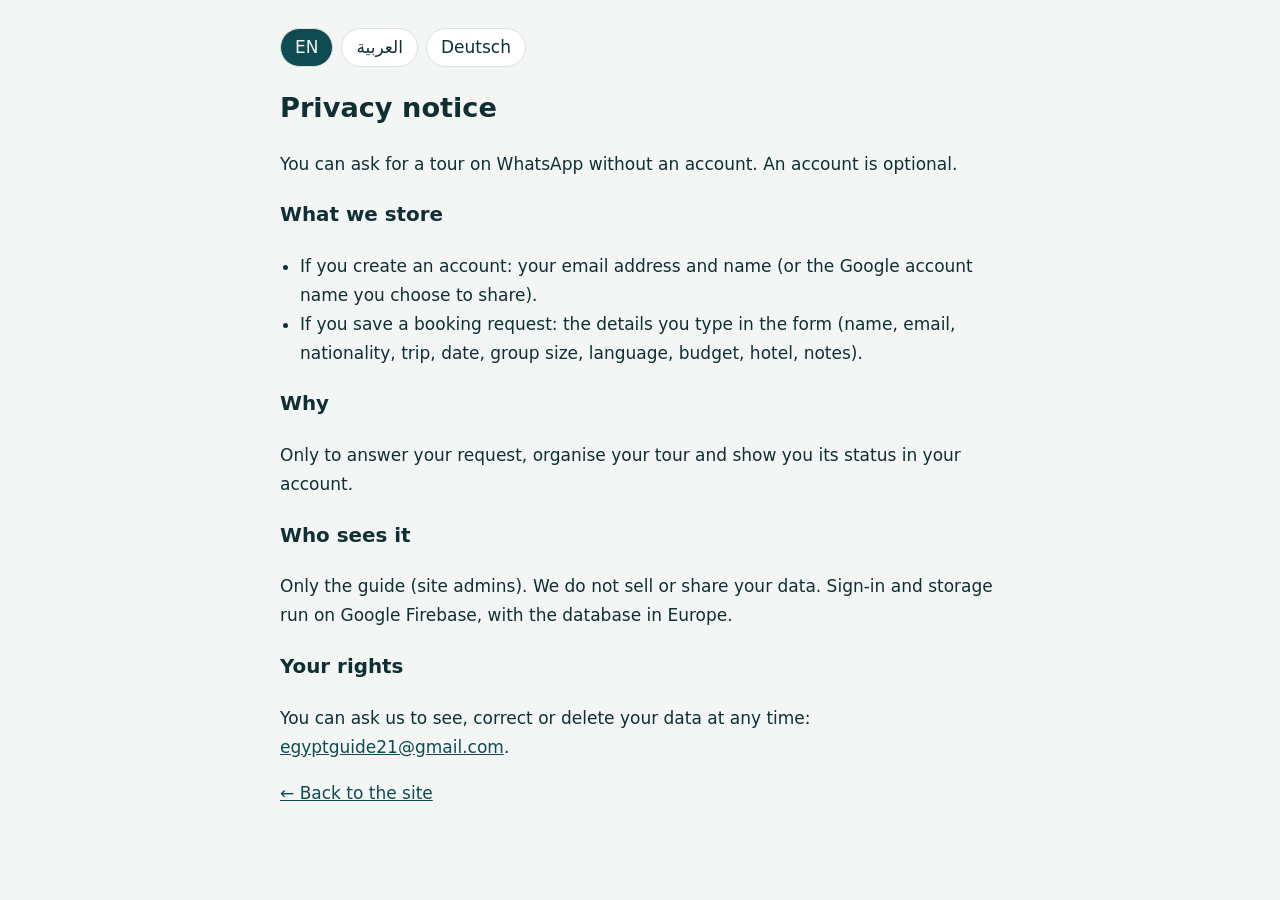
<file: 4-privacy.html>
<!DOCTYPE html>
<html lang="en" dir="ltr">
<head>
<meta charset="utf-8"><meta name="viewport" content="width=device-width, initial-scale=1">
<title>Privacy · egyptguide</title>
<script>try{var t=localStorage.getItem('eg-theme');if(t)document.documentElement.setAttribute('data-theme',t)}catch(e){}</script>
<style>
:root{--bg:#f3f6f4;--surface:#fff;--ink:#0f2f33;--muted:#52696b;--nile:#0f4c52;--line:#d9e2de}
:root[data-theme="dark"]{--bg:#0d1b1e;--surface:#122a2d;--ink:#e6eeeb;--muted:#9fb4b1;--nile:#7fd0c9;--line:#24403f}
@media (prefers-color-scheme:dark){:root:not([data-theme="light"]){--bg:#0d1b1e;--surface:#122a2d;--ink:#e6eeeb;--muted:#9fb4b1;--nile:#7fd0c9;--line:#24403f}}
body{margin:0;background:var(--bg);color:var(--ink);font:17px/1.7 system-ui,"Segoe UI",Tahoma,sans-serif}
.wrap{width:min(720px,92%);margin:0 auto;padding:28px 0 60px}
h1{font-size:1.7rem}ul{padding-inline-start:20px}a{color:var(--nile)}
.chips{display:flex;gap:8px;margin-bottom:18px}.chips button{border:1px solid var(--line);background:var(--surface);color:var(--ink);border-radius:999px;padding:4px 14px;font:inherit;cursor:pointer}
.chips button.on{background:var(--nile);color:var(--bg)}
</style></head>
<body><div class="wrap">
<div class="chips"><button data-l="en">EN</button><button data-l="ar">العربية</button><button data-l="de">Deutsch</button></div>
<div id="c"></div>
<p><a href="index.html" id="back"></a></p>
</div>
<script>
var C={
en:{h:"Privacy notice",back:"← Back to the site",b:"<p>You can ask for a tour on WhatsApp without an account. An account is optional.</p><h3>What we store</h3><ul><li>If you create an account: your email address and name (or the Google account name you choose to share).</li><li>If you save a booking request: the details you type in the form (name, email, nationality, trip, date, group size, language, budget, hotel, notes).</li></ul><h3>Why</h3><p>Only to answer your request, organise your tour and show you its status in your account.</p><h3>Who sees it</h3><p>Only the guide (site admins). We do not sell or share your data. Sign-in and storage run on Google Firebase, with the database in Europe.</p><h3>Your rights</h3><p>You can ask us to see, correct or delete your data at any time: <a href=\"mailto:egyptguide21@gmail.com\">egyptguide21@gmail.com</a>.</p>"},
de:{h:"Datenschutz",back:"← Zurück zur Seite",b:"<p>Sie können eine Tour auch ohne Konto per WhatsApp anfragen. Ein Konto ist freiwillig.</p><h3>Was wir speichern</h3><ul><li>Bei Kontoerstellung: Ihre E-Mail-Adresse und Ihr Name (oder der Name Ihres Google-Kontos, den Sie freigeben).</li><li>Beim Speichern einer Anfrage: die Angaben aus dem Formular (Name, E-Mail, Nationalität, Tour, Datum, Gruppengröße, Sprache, Budget, Hotel, Hinweise).</li></ul><h3>Wozu</h3><p>Nur um Ihre Anfrage zu beantworten, Ihre Tour zu organisieren und den Status in Ihrem Konto anzuzeigen.</p><h3>Wer hat Zugriff</h3><p>Nur der Guide (Seiten-Admins). Wir verkaufen oder teilen Ihre Daten nicht. Anmeldung und Speicherung laufen über Google Firebase, die Datenbank steht in Europa.</p><h3>Ihre Rechte</h3><p>Sie können jederzeit Auskunft, Berichtigung oder Löschung verlangen: <a href=\"mailto:egyptguide21@gmail.com\">egyptguide21@gmail.com</a>.</p>"},
ar:{h:"سياسة الخصوصية",back:"← الرجوع للموقع",b:"<p>تقدر تطلب رحلة على واتساب من غير حساب. الحساب اختياري.</p><h3>إيه اللي بنحفظه</h3><ul><li>لو عملت حساب: بريدك الإلكتروني واسمك (أو اسم حساب Google اللي توافق تشاركه).</li><li>لو حفظت طلب حجز: البيانات اللي كتبتها في النموذج (الاسم، البريد، الجنسية، الرحلة، التاريخ، عدد الأفراد، اللغة، الميزانية، الفندق، الملاحظات).</li></ul><h3>ليه</h3><p>بس عشان نرد على طلبك وننظم رحلتك ونوريك حالتها في حسابك.</p><h3>مين يشوفها</h3><p>المرشد فقط (مديرو الموقع). مش بنبيع بياناتك ولا بنشاركها. تسجيل الدخول والتخزين على Google Firebase وقاعدة البيانات في أوروبا.</p><h3>حقوقك</h3><p>تقدر تطلب تشوف بياناتك أو تعدلها أو تمسحها في أي وقت: <a href=\"mailto:egyptguide21@gmail.com\">egyptguide21@gmail.com</a>.</p>"}};
function show(l){var d=document.documentElement;d.lang=l;d.dir=l==="ar"?"rtl":"ltr";try{localStorage.setItem("eg-lang",l)}catch(e){}
document.getElementById("c").innerHTML="<h1>"+C[l].h+"</h1>"+C[l].b;document.getElementById("back").textContent=C[l].back;document.title=C[l].h+" · egyptguide";
document.querySelectorAll(".chips button").forEach(function(b){b.classList.toggle("on",b.dataset.l===l)})}
document.querySelectorAll(".chips button").forEach(function(b){b.onclick=function(){show(b.dataset.l)}});
var q=new URLSearchParams(location.search).get("lang");show(C[q]?q:"en");
</script></body></html>
</file>
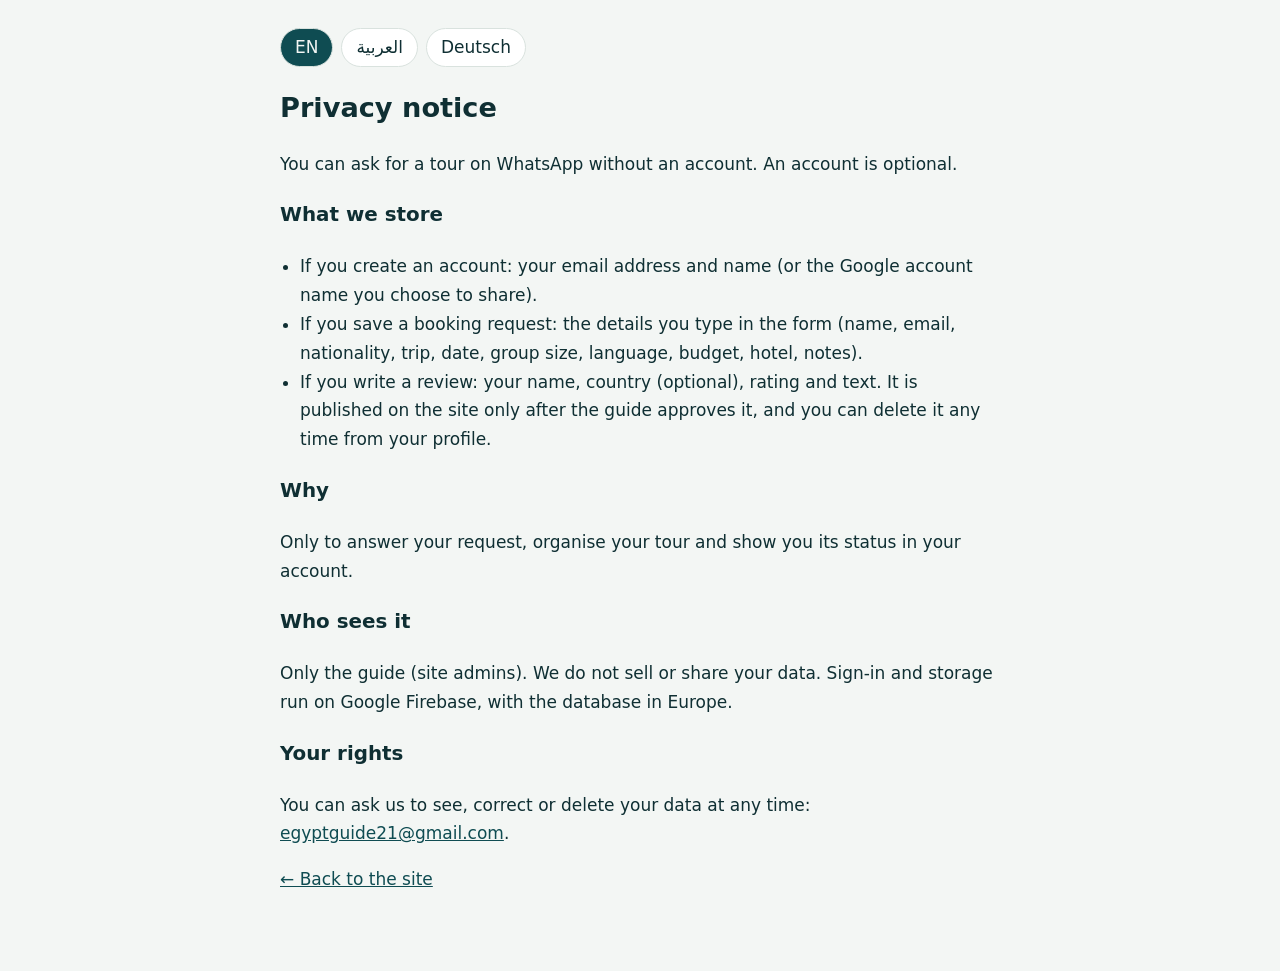
<file: privacy.html>
<!DOCTYPE html>
<html lang="en" dir="ltr">
<head>
<meta charset="utf-8"><meta name="viewport" content="width=device-width, initial-scale=1">
<link rel="icon" href="/favicon.svg" type="image/svg+xml">
<link rel="icon" href="/favicon.ico" sizes="48x48">
<link rel="apple-touch-icon" href="/apple-touch-icon.png">
<title>Privacy · egyptguide</title>
<script>try{var t=localStorage.getItem('eg-theme');if(t)document.documentElement.setAttribute('data-theme',t)}catch(e){}</script>
<style>
:root{--bg:#f3f6f4;--surface:#fff;--ink:#0f2f33;--muted:#52696b;--nile:#0f4c52;--line:#d9e2de}
:root[data-theme="dark"]{--bg:#0d1b1e;--surface:#122a2d;--ink:#e6eeeb;--muted:#9fb4b1;--nile:#7fd0c9;--line:#24403f}
@media (prefers-color-scheme:dark){:root:not([data-theme="light"]){--bg:#0d1b1e;--surface:#122a2d;--ink:#e6eeeb;--muted:#9fb4b1;--nile:#7fd0c9;--line:#24403f}}
body{margin:0;background:var(--bg);color:var(--ink);font:17px/1.7 system-ui,"Segoe UI",Tahoma,sans-serif}
.wrap{width:min(720px,92%);margin:0 auto;padding:28px 0 60px}
h1{font-size:1.7rem}ul{padding-inline-start:20px}a{color:var(--nile)}
.chips{display:flex;gap:8px;margin-bottom:18px}.chips button{border:1px solid var(--line);background:var(--surface);color:var(--ink);border-radius:999px;padding:4px 14px;font:inherit;cursor:pointer}
.chips button.on{background:var(--nile);color:var(--bg)}
</style></head>
<body><div class="wrap">
<div class="chips"><button data-l="en">EN</button><button data-l="ar">العربية</button><button data-l="de">Deutsch</button></div>
<div id="c"></div>
<p><a href="index.html" id="back"></a></p>
</div>
<script>
var C={
en:{h:"Privacy notice",back:"← Back to the site",b:"<p>You can ask for a tour on WhatsApp without an account. An account is optional.</p><h3>What we store</h3><ul><li>If you create an account: your email address and name (or the Google account name you choose to share).</li><li>If you save a booking request: the details you type in the form (name, email, nationality, trip, date, group size, language, budget, hotel, notes).</li><li>If you write a review: your name, country (optional), rating and text. It is published on the site only after the guide approves it, and you can delete it any time from your profile.</li></ul><h3>Why</h3><p>Only to answer your request, organise your tour and show you its status in your account.</p><h3>Who sees it</h3><p>Only the guide (site admins). We do not sell or share your data. Sign-in and storage run on Google Firebase, with the database in Europe.</p><h3>Your rights</h3><p>You can ask us to see, correct or delete your data at any time: <a href=\"mailto:egyptguide21@gmail.com\">egyptguide21@gmail.com</a>.</p>"},
de:{h:"Datenschutz",back:"← Zurück zur Seite",b:"<p>Sie können eine Tour auch ohne Konto per WhatsApp anfragen. Ein Konto ist freiwillig.</p><h3>Was wir speichern</h3><ul><li>Bei Kontoerstellung: Ihre E-Mail-Adresse und Ihr Name (oder der Name Ihres Google-Kontos, den Sie freigeben).</li><li>Beim Speichern einer Anfrage: die Angaben aus dem Formular (Name, E-Mail, Nationalität, Tour, Datum, Gruppengröße, Sprache, Budget, Hotel, Hinweise).</li><li>Beim Schreiben einer Bewertung: Name, Land (optional), Sterne und Text. Sie wird erst nach Freigabe durch den Guide veröffentlicht und kann jederzeit in Ihrem Profil gelöscht werden.</li></ul><h3>Wozu</h3><p>Nur um Ihre Anfrage zu beantworten, Ihre Tour zu organisieren und den Status in Ihrem Konto anzuzeigen.</p><h3>Wer hat Zugriff</h3><p>Nur der Guide (Seiten-Admins). Wir verkaufen oder teilen Ihre Daten nicht. Anmeldung und Speicherung laufen über Google Firebase, die Datenbank steht in Europa.</p><h3>Ihre Rechte</h3><p>Sie können jederzeit Auskunft, Berichtigung oder Löschung verlangen: <a href=\"mailto:egyptguide21@gmail.com\">egyptguide21@gmail.com</a>.</p>"},
ar:{h:"سياسة الخصوصية",back:"← الرجوع للموقع",b:"<p>تقدر تطلب رحلة على واتساب من غير حساب. الحساب اختياري.</p><h3>إيه اللي بنحفظه</h3><ul><li>لو عملت حساب: بريدك الإلكتروني واسمك (أو اسم حساب Google اللي توافق تشاركه).</li><li>لو حفظت طلب حجز: البيانات اللي كتبتها في النموذج (الاسم، البريد، الجنسية، الرحلة، التاريخ، عدد الأفراد، اللغة، الميزانية، الفندق، الملاحظات).</li><li>لو كتبت تقييم: اسمك ودولتك (اختياري) والنجوم والنص. بيتنشر على الموقع بعد موافقة المرشد بس، وتقدر تمسحه في أي وقت من ملفك.</li></ul><h3>ليه</h3><p>بس عشان نرد على طلبك وننظم رحلتك ونوريك حالتها في حسابك.</p><h3>مين يشوفها</h3><p>المرشد فقط (مديرو الموقع). مش بنبيع بياناتك ولا بنشاركها. تسجيل الدخول والتخزين على Google Firebase وقاعدة البيانات في أوروبا.</p><h3>حقوقك</h3><p>تقدر تطلب تشوف بياناتك أو تعدلها أو تمسحها في أي وقت: <a href=\"mailto:egyptguide21@gmail.com\">egyptguide21@gmail.com</a>.</p>"}};
function show(l){var d=document.documentElement;d.lang=l;d.dir=l==="ar"?"rtl":"ltr";try{localStorage.setItem("eg-lang",l)}catch(e){}
document.getElementById("c").innerHTML="<h1>"+C[l].h+"</h1>"+C[l].b;document.getElementById("back").textContent=C[l].back;document.title=C[l].h+" · egyptguide";
document.querySelectorAll(".chips button").forEach(function(b){b.classList.toggle("on",b.dataset.l===l)})}
document.querySelectorAll(".chips button").forEach(function(b){b.onclick=function(){show(b.dataset.l)}});
var q=new URLSearchParams(location.search).get("lang");show(C[q]?q:"en");
</script></body></html>
</file>
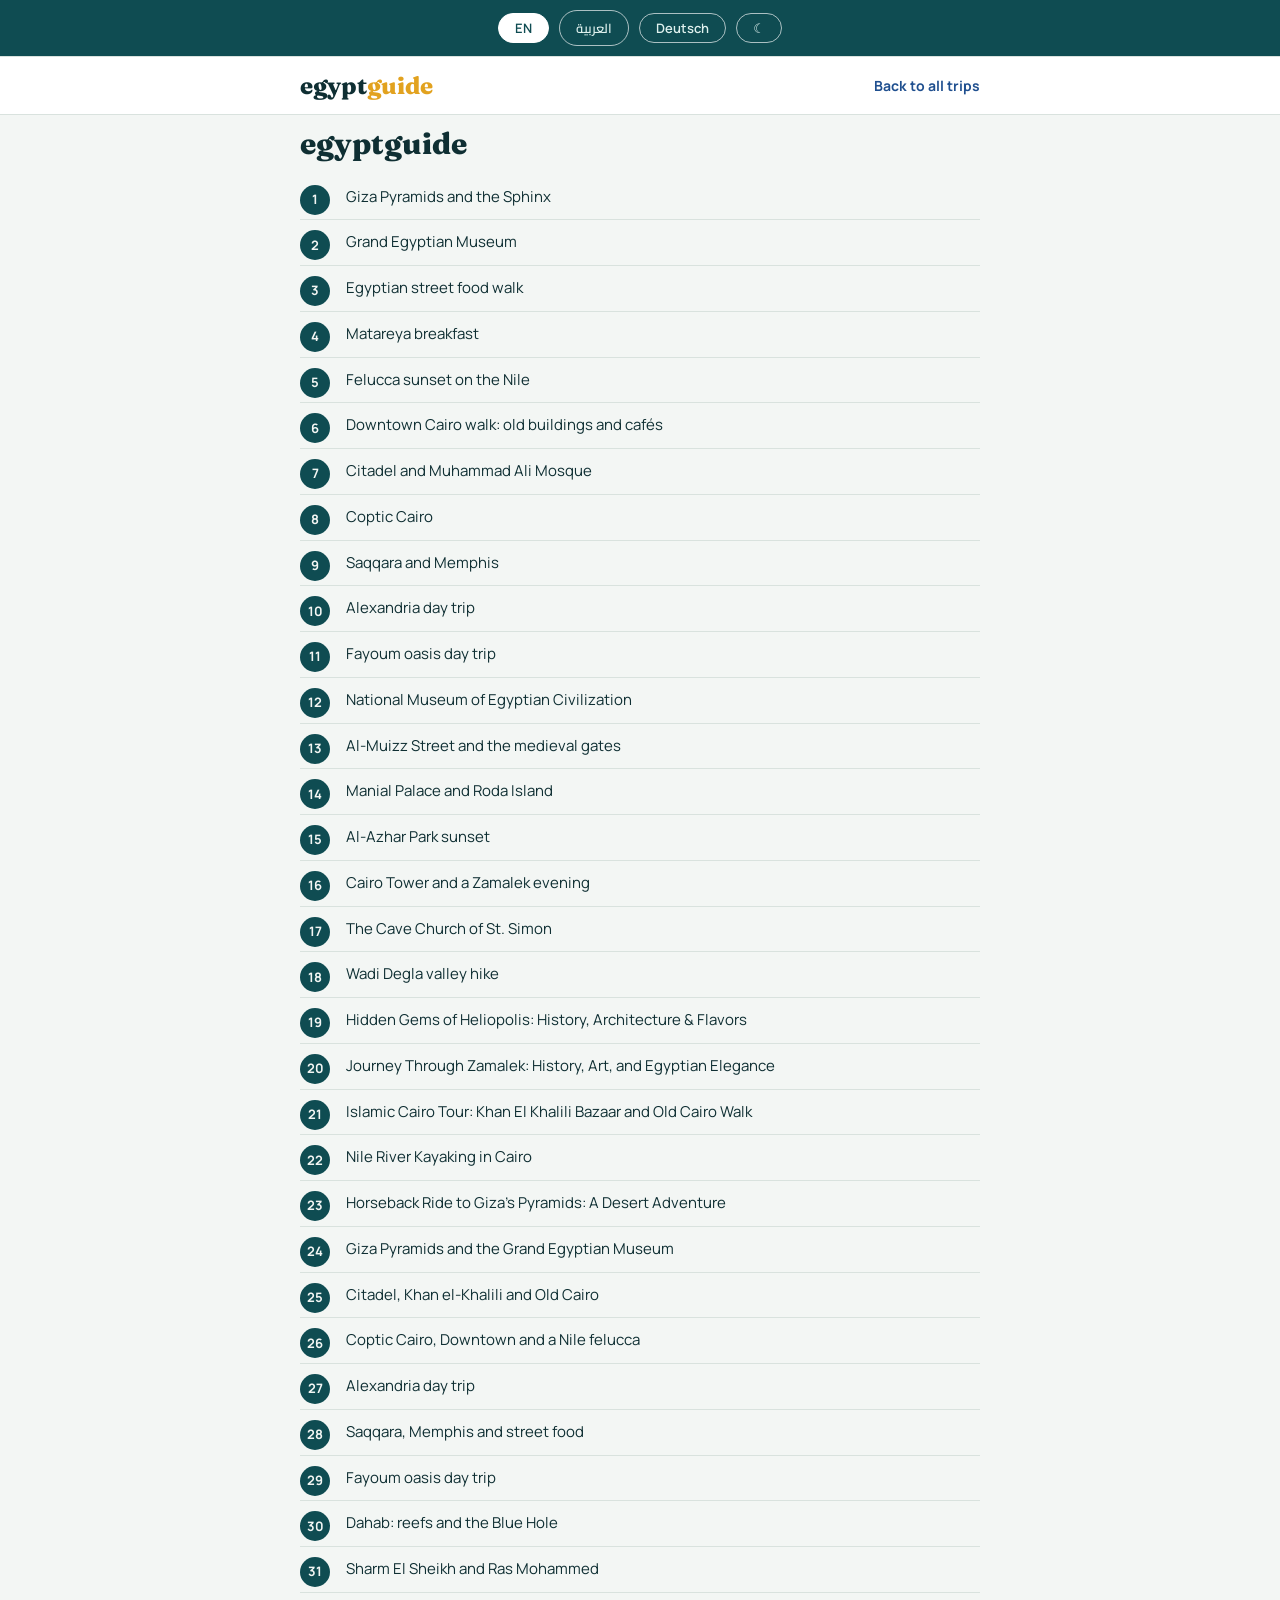
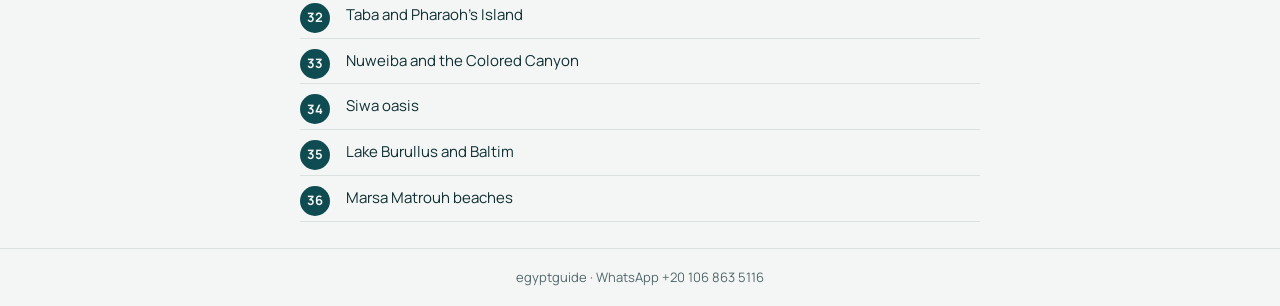
<file: trip.html>
<!DOCTYPE html>
<html lang="en" dir="ltr">
<head>
  <script async src="https://www.googletagmanager.com/gtag/js?id=G-Y84V7LVCFG"></script><script>window.dataLayer=window.dataLayer||[];function gtag(){dataLayer.push(arguments);}gtag('js',new Date());gtag('config','G-Y84V7LVCFG');</script>
<meta charset="utf-8">
<meta name="viewport" content="width=device-width, initial-scale=1">
<link rel="icon" href="/favicon.svg" type="image/svg+xml">
<link rel="icon" href="/favicon.ico" sizes="48x48">
<link rel="apple-touch-icon" href="/apple-touch-icon.png">
<meta property="og:type" content="website">
<meta property="og:site_name" content="egyptguide">
<meta property="og:title" content="Tour route and details | egyptguide">
<meta property="og:image" content="https://egyptguides.github.io/images/og-cover.jpg">
<meta name="twitter:card" content="summary_large_image">
<title>egyptguide</title>
<link rel="preconnect" href="https://fonts.googleapis.com">
<link rel="preconnect" href="https://fonts.gstatic.com" crossorigin>
<link href="https://fonts.googleapis.com/css2?family=Cairo:wght@400;600;800&family=Fraunces:opsz,wght@9..144,600;9..144,800&family=Manrope:wght@400;500;700&display=swap" rel="stylesheet">
<script>try{var t=localStorage.getItem('eg-theme');if(t)document.documentElement.setAttribute('data-theme',t)}catch(e){}</script>
<style>
:root{
  --bg:#f3f6f4; --surface:#ffffff; --ink:#0f2f33; --muted:#52696b;
  --nile:#0f4c52; --sun:#e2a21f; --lapis:#1f4f8f; --line:#d9e2de;
  --util-bg:#0f4c52; --util-ink:#dff1ee; --chip-line:rgba(255,255,255,.65); --chip-on-bg:#fff; --chip-on-ink:#0f4c52; --pill-bg:#e6efed; --pill-alt-bg:#fdf3dd; --pill-alt-ink:#8a6414;
  --font-display:'Fraunces','Cairo',Georgia,serif; --font-body:'Manrope','Cairo',system-ui,sans-serif;
}
:root[data-theme="dark"]{--bg:#0d1b1e;--surface:#122a2d;--ink:#e6eeeb;--muted:#9fb4b1;--nile:#7fd0c9;--sun:#e9b64a;--lapis:#8fb4ee;--line:#24403f;--util-bg:#14292b;--util-ink:#b9d0cc;--chip-line:rgba(223,241,238,.28);--chip-on-bg:#7fd0c9;--chip-on-ink:#08211f;--pill-bg:#173436;--pill-alt-bg:#33290f;--pill-alt-ink:#e9c675;color-scheme:dark}
@media (prefers-color-scheme:dark){:root:not([data-theme="light"]){--bg:#0d1b1e;--surface:#122a2d;--ink:#e6eeeb;--muted:#9fb4b1;--nile:#7fd0c9;--sun:#e9b64a;--lapis:#8fb4ee;--line:#24403f;--util-bg:#14292b;--util-ink:#b9d0cc;--chip-line:rgba(223,241,238,.28);--chip-on-bg:#7fd0c9;--chip-on-ink:#08211f;--pill-bg:#173436;--pill-alt-bg:#33290f;--pill-alt-ink:#e9c675;color-scheme:dark}}
*{margin:0;padding:0;box-sizing:border-box}
html{scroll-behavior:smooth}
body,.topbar,header.site{transition:background-color .25s,color .25s}
body{font-family:var(--font-body);background:var(--bg);color:var(--ink);line-height:1.65}
img{max-width:100%;display:block}
.wrap{max-width:720px;margin:0 auto;padding:0 20px}
.topbar{background:var(--util-bg);color:var(--util-ink);padding:10px 0;border-bottom:1px solid var(--line)}
.topbar .wrap{display:flex;justify-content:center;gap:10px;align-items:center}
.lang-chip{background:transparent;border:1.5px solid var(--chip-line);color:inherit;border-radius:999px;padding:5px 16px;font:600 13px var(--font-body);cursor:pointer}
.lang-chip.active{background:var(--chip-on-bg);color:var(--chip-on-ink);border-color:var(--chip-on-bg)}
header.site{background:var(--surface);border-bottom:1px solid var(--line);padding:14px 0}
header.site .wrap{display:flex;align-items:center;justify-content:space-between}
.logo{font:800 24px var(--font-display);color:var(--ink);text-decoration:none}
.logo span{color:var(--sun)}
.back{color:var(--lapis);font-weight:700;text-decoration:none;font-size:14px}
.hero-img{border-radius:20px;overflow:hidden;margin:22px 0 8px;box-shadow:0 6px 24px rgba(15,47,51,.12)}
.route-note{font-size:13px;color:var(--muted);margin:6px 0 10px;max-width:60ch;}
.credit{font-size:12px;color:var(--muted);margin-bottom:14px}
.credit a{color:var(--muted)}
h1{font:800 30px/1.25 var(--font-display);margin:10px 0 12px}
.meta{display:flex;gap:8px;flex-wrap:wrap;margin-bottom:14px}
.pill{background:var(--pill-bg);color:var(--nile);border-radius:999px;padding:6px 14px;font-weight:700;font-size:13px}
.pill.alt{background:var(--pill-alt-bg);color:var(--pill-alt-ink)}
.desc{color:var(--muted);font-size:16px;margin-bottom:22px}
h2{font:800 20px var(--font-display);margin:0 0 10px;color:var(--lapis)}
ol.route{list-style:none;counter-reset:step;margin-bottom:26px}
ol.route li{counter-increment:step;position:relative;padding:10px 0 10px 46px;border-bottom:1px solid var(--line);font-size:15px}
html[dir="rtl"] ol.route li{padding:10px 46px 10px 0}
ol.route li::before{content:counter(step);position:absolute;top:10px;width:30px;height:30px;border-radius:50%;background:var(--nile);color:var(--bg);font-weight:700;font-size:13px;display:flex;align-items:center;justify-content:center}
html[dir="ltr"] ol.route li::before{left:0}
html[dir="rtl"] ol.route li::before{right:0}
.pricebox{background:var(--surface);border:1px solid var(--line);border-radius:16px;padding:18px 20px;margin-bottom:22px}
.price{font:800 22px var(--font-body);color:var(--ink)}
.price small{font-weight:500;color:var(--muted);font-size:13px}
.cta{display:block;text-align:center;background:var(--sun);color:#231a04;font-weight:800;font-size:16px;padding:15px;border-radius:14px;text-decoration:none;margin-bottom:30px}
.gallery{display:grid;grid-template-columns:repeat(auto-fill,minmax(200px,1fr));gap:10px;margin:0 0 26px}
.gallery figure{margin:0;background:var(--surface);border:1px solid var(--line);border-radius:14px;overflow:hidden}
.gallery button{display:block;width:100%;padding:0;border:0;background:var(--pill-bg);cursor:zoom-in}
.gallery img{width:100%;aspect-ratio:4/3;object-fit:cover;transition:transform .3s}
.gallery button:hover img{transform:scale(1.04)}
.gallery button{overflow:hidden}
.gallery figcaption,.lb-cap{font-size:11px;line-height:1.35;color:var(--muted);padding:6px 9px}
.gallery figcaption a,.lb-cap a{color:inherit}
.lb{position:fixed;inset:0;z-index:50;background:rgba(5,12,14,.92);display:none;align-items:center;justify-content:center;flex-direction:column;padding:16px}
.lb.open{display:flex}
.lb img{max-width:min(96vw,1100px);max-height:78vh;border-radius:10px;object-fit:contain}
.lb-cap{color:#c9d8d5;text-align:center;font-size:12px;max-width:min(96vw,900px)}
.lb button{position:absolute;background:rgba(255,255,255,.14);color:#fff;border:0;border-radius:50%;width:44px;height:44px;font-size:22px;cursor:pointer}
.lb button:hover{background:rgba(255,255,255,.26)}
.lb .x{top:14px;inset-inline-end:14px}.lb .pv{top:50%;inset-inline-start:12px}.lb .nx{top:50%;inset-inline-end:12px}
footer{border-top:1px solid var(--line);padding:18px 0;color:var(--muted);font-size:13px;text-align:center}
</style>
</head>
<body>
<div class="topbar"><div class="wrap">
  <button class="lang-chip" data-lang="en">EN</button>
  <button class="lang-chip" data-lang="ar">العربية</button>
  <button class="lang-chip" data-lang="de">Deutsch</button>
  <button class="lang-chip" id="themeBtn" type="button" aria-label="Toggle theme">&#9680;</button>
</div></div>
<header class="site"><div class="wrap">
  <a class="logo" href="index.html">egypt<span>guide</span></a>
  <a class="back" href="index.html" id="backLink">Back to all trips</a>
</div></header>
<main><div class="wrap" id="app"></div></main>
<div class="lb" id="lb" role="dialog" aria-modal="true"><button class="x" type="button" aria-label="Close">&times;</button><button class="pv" type="button" aria-label="Previous">&#8249;</button><img alt=""><div class="lb-cap"></div><button class="nx" type="button" aria-label="Next">&#8250;</button></div>
<footer><div class="wrap">egyptguide · WhatsApp +20 106 863 5116</div></footer>
<script src="gallery.js"></script>
<script>
var TRIPS = [{"id": "pyramids", "t": {"en": "Giza Pyramids and the Sphinx", "ar": "أهرامات الجيزة وأبو الهول", "de": "Pyramiden von Gizeh und die Sphinx"}, "d": {"en": "The Great Pyramid, the Sphinx and the best panorama viewpoint, with the plan shaped around the heat and the crowds.", "ar": "الهرم الأكبر وأبو الهول وأحسن نقطة بانوراما، والخطة متظبطة على الحر والزحمة.", "de": "Die Große Pyramide, die Sphinx und der beste Panoramapunkt – der Plan ist auf Hitze und Menschenmassen abgestimmt."}, "dur": {"en": "Half day", "ar": "نصف يوم", "de": "Halbtags"}, "loc": {"en": "Giza", "ar": "الجيزة", "de": "Giza"}, "route": {"en": ["Start from a meeting point we agree on when you book", "Giza plateau: the Great Pyramid of Khufu up close", "The Khafre and Menkaure pyramids from the plateau", "The panorama viewpoint: all three pyramids in one frame", "The Great Sphinx and the Valley Temple of Khafre", "Optional on the spot: entering a pyramid needs its own ticket", "End of the tour back at the agreed point"], "ar": ["نبدأ من نقطة نتفق عليها سوا وقت الحجز", "هضبة الجيزة: الهرم الأكبر بتاع خوفو عن قرب", "هرمَي خفرع ومنكاورع من على الهضبة", "نقطة البانوراما: الأهرامات التلاتة في كادر واحد", "أبو الهول ومعبد الوادي بتاع خفرع", "اختياري في المكان: دخول الهرم من جواه محتاج تذكرة لوحده", "نهاية الجولة برجوعنا لنفس النقطة المتفق عليها"], "de": ["Start an einem Treffpunkt, den wir bei der Buchung vereinbaren", "Plateau von Gizeh: die Große Cheops-Pyramide hautnah", "Die Chephren- und Mykerinos-Pyramide vom Plateau aus", "Panoramapunkt: alle drei Pyramiden in einem Bild", "Die Große Sphinx und der Taltempel des Chephren", "Optional vor Ort: Pyramideninneres nur mit separatem Ticket", "Ende der Tour am vereinbarten Punkt"]}, "img": "images/12-hero-pyramids.webp", "credit": {"t": "Camel and the pyramids", "by": "kallerna", "lic": "CC BY-SA 3.0", "u": "https://commons.wikimedia.org/wiki/File:Camel_and_the_pyramids.jpg"}, "p": 150, "ps": 90, "g": 1}, {"id": "gem", "t": {"en": "Grand Egyptian Museum", "ar": "المتحف المصري الكبير", "de": "Großes Ägyptisches Museum"}, "d": {"en": "A guided walk through the museum's main galleries, with the Tutankhamun collection and the stories behind the objects.", "ar": "جولة بمرشد في أهم قاعات المتحف، مع مجموعة توت عنخ آمون وحكايات القطع.", "de": "Geführter Rundgang durch die Hauptgalerien mit der Tutanchamun-Sammlung und den Geschichten hinter den Objekten."}, "dur": {"en": "Half day", "ar": "نصف يوم", "de": "Halbtags"}, "loc": {"en": "Giza", "ar": "الجيزة", "de": "Giza"}, "route": {"en": ["Meet at the museum entrance or another point we agree on", "The Hanging Obelisk and the colossal Ramses II statue in the atrium", "The Grand Staircase with its colossal statues", "The main galleries: Egypt's history hall by hall", "The Tutankhamun galleries, the full collection in one place", "Free time for the café and the gift shop"], "ar": ["نقابل عند مدخل المتحف أو أي نقطة تانية نتفق عليها", "المسلة المعلقة وتمثال رمسيس التاني الضخم في البهو", "السلم الكبير بتماثيله العملاقة", "القاعات الرئيسية: تاريخ مصر قاعة ورا قاعة", "قاعات توت عنخ آمون، المجموعة كاملة في مكان واحد", "وقت حر للكافيه ومحل الهدايا"], "de": ["Treffen am Museumeingang oder an einem vereinbarten Punkt", "Der hängende Obelisk und die kolossale Ramses-II.-Statue im Atrium", "Die Große Treppe mit ihren Kolossalstatuen", "Die Hauptgalerien: Ägyptens Geschichte Saal für Saal", "Die Tutanchamun-Galerien, die komplette Sammlung an einem Ort", "Freizeit für Café und Museumsladen"]}, "img": "images/11-gem.webp", "credit": {"t": "Grand Egyptian Museum 2025", "by": "Amr F.Nagy", "lic": "Public domain", "u": "https://commons.wikimedia.org/wiki/File:Grand_Egyptian_Museum_2025.jpg"}, "p": 150, "ps": 90, "g": 1}, {"id": "food", "t": {"en": "Egyptian street food walk", "ar": "جولة الأكل الشعبي المصري", "de": "Streetfood-Rundgang durch Kairo"}, "d": {"en": "Taste the dishes Cairenes eat every day, at the places locals actually go. Come hungry.", "ar": "جرّب الأكلات اللي المصريين بياكلوها كل يوم في الأماكن اللي أهلها بيروحوها. تعالى جعان.", "de": "Probier die Gerichte, die die Kairoer jeden Tag essen – dort, wo die Einheimischen wirklich hingehen. Komm hungrig."}, "dur": {"en": "3 to 4 hours", "ar": "٣ إلى ٤ ساعات", "de": "3 bis 4 Stunden"}, "loc": {"en": "Downtown Cairo", "ar": "وسط البلد", "de": "Innenstadt von Kairo"}, "route": {"en": ["Meet at Talaat Harb square in Downtown", "Koshary at Abou Tarek, the city's famous koshary house", "Ful and ta'meya at a busy local spot nearby", "Konafa and basbousa from El Abd patisserie", "Fresh sugarcane juice or tea at a street café to finish"], "ar": ["نقابل في ميدان طلعت حرب وسط البلد", "كشري عند أبو طارق، أشهر محل كشري في البلد", "فول وطعمية في محل بلدي مليان جنبنا", "كنافة وبسبوسة من حلواني العبد", "عصير قصب طازة أو شاي في قهوة بلدي في الآخر"], "de": ["Treffen am Talaat-Harb-Platz in der Innenstadt", "Koshary bei Abou Tarek, der bekanntesten Koshary-Adresse der Stadt", "Ful und Ta'meya in einem gut besuchten Laden in der Nähe", "Konafa und Basbousa von der Konditorei El Abd", "Zum Abschluss frischer Zuckerrohrsaft oder Tee in einem Straßencafé"]}, "img": "images/13-koshary.webp", "credit": {"t": "Egyptian food Koshary", "by": "Dina Said", "lic": "CC BY-SA 4.0", "u": "https://commons.wikimedia.org/wiki/File:Egyptian_food_Koshary.jpg"}, "p": 130, "ps": 80, "g": 1}, {"id": "matareya", "t": {"en": "Matareya breakfast", "ar": "فطار المطرية", "de": "Frühstück in Matareya"}, "d": {"en": "A real Egyptian breakfast the way locals eat it in Matareya, at a neighborhood spot far from the tourist routes.", "ar": "فطار مصري حقيقي زي ما أهل المطرية بياكلوه، في مكان شعبي بعيد عن مسارات السياح.", "de": "Ein echtes ägyptisches Frühstück, so wie die Einheimischen es in Matareya essen – an einem Viertelort fernab der Touristenrouten."}, "dur": {"en": "2 to 3 hours", "ar": "٢ إلى ٣ ساعات", "de": "2 bis 3 Stunden"}, "loc": {"en": "Matareya, Cairo", "ar": "المطرية، القاهرة", "de": "Matareya, Kairo"}, "route": {"en": ["Early start from a meeting point we agree on", "A neighborhood fuul cart in Matareya the locals swear by", "Ful, ta'meya, fried eggs, white cheese and fresh baladi bread", "Sweet tea on a plastic chair with the regulars", "A short walk through the local market street", "Pass by the Tree of the Virgin Mary nearby"], "ar": ["نقابل بدري في نقطة نتفق عليها سوا", "عربية فول بلدي في المطرية أهل المنطقة عارفينها كويس", "فول وطعمية وبيض مقلي وجبنة بيضا وعيش بلدي طازة", "شاي تقيلة على كرسي بلاستيك مع أهل الحتة", "مشوار قصير في شارع السوق الشعبي", "نعدي على شجرة السيدة العذراء القريبة"], "de": ["Früher Start an einem vereinbarten Treffpunkt", "Ein Fuul-Wagen in Matareya, den die Leute aus dem Viertel schätzen", "Ful, Ta'meya, Spiegeleier, weißer Käse und frisches Baladi-Brot", "Süßer Tee auf dem Plastikstuhl mit den Stammgästen", "Ein kurzer Gang durch die Marktstraße des Viertels", "Vorbei am Baum der Jungfrau Maria in der Nähe"]}, "img": "https://commons.wikimedia.org/wiki/Special:FilePath/Breakfast%20in%20Cairo.jpg?width=1200", "credit": {"t": "Breakfast in Cairo", "by": "H. Hakan Atik", "lic": "CC BY-SA 4.0", "u": "https://commons.wikimedia.org/wiki/File:Breakfast_in_Cairo.jpg"}, "p": 110, "ps": 65, "g": 1}, {"id": "felucca", "t": {"en": "Felucca sunset on the Nile", "ar": "فلوكة على النيل وقت الغروب", "de": "Feluken-Sonnenuntergang auf dem Nil"}, "d": {"en": "A relaxed sail on a traditional felucca as the city lights come on. Good for couples, families and small groups.", "ar": "مشوار هادي بفلوكة على النيل مع إضاءة المدينة. مناسب للأزواج والعائلات والمجموعات الصغيرة.", "de": "Eine entspannte Fahrt auf einer traditionellen Feluke, während die Lichter der Stadt angehen. Gut für Paare, Familien und kleine Gruppen."}, "dur": {"en": "1 to 2 hours", "ar": "١ إلى ٢ ساعة", "de": "1 bis 2 Stunden"}, "loc": {"en": "Nile, Cairo", "ar": "النيل، القاهرة", "de": "Nil, Kairo"}, "route": {"en": ["Meet at the felucca dock on the Nile Corniche", "Step aboard a traditional wooden felucca", "Sail past Zamalek and the Cairo Tower skyline", "Sunset over the Nile as the city lights come on", "Slow turn and sail back along the Gezira shore", "Return to the dock"], "ar": ["نقابل عند مرسى الفلوكة على كورنيش النيل", "نركب فلوكة خشب تقليدية", "مشوار قدام الزمالك وبرج القاهرة", "الغروب على النيل مع إضاءة المدينة", "لفة هادية ورجوع على طول شط الجزيرة", "العودة للمرسى"], "de": ["Treffen am Felukenanleger an der Nil-Kornische", "An Bord einer traditionellen Holzfeluke", "Vorbei an Zamalek und der Skyline mit dem Cairo Tower", "Sonnenuntergang auf dem Nil, während die Lichter angehen", "Ruhige Wende und Rückfahrt entlang des Gezira-Ufers", "Rückkehr zum Anleger"]}, "img": "images/10-felucca-nile.webp", "credit": {"t": "Felucca on the Nile in Cairo 02", "by": "Slyronit", "lic": "CC BY-SA 4.0", "u": "https://commons.wikimedia.org/wiki/File:Felucca_on_the_Nile_in_Cairo_02.jpg"}, "p": 110, "ps": 65, "g": 1}, {"id": "downtown", "t": {"en": "Downtown Cairo walk: old buildings and cafés", "ar": "مشي وسط البلد: عمارات قديمة وقهاوي", "de": "Spaziergang durch die Innenstadt: alte Bauten und Cafés"}, "d": {"en": "Walk the streets of Khedival Cairo, see its old facades and sit in a traditional café.", "ar": "مشي في شوارع القاهرة الخديوية، تشوف العمارات القديمة وتقعد في قهوة بلدي.", "de": "Durch die Straßen des Khediven-Kairo: alte Fassaden sehen und in einem traditionellen Café sitzen."}, "dur": {"en": "3 hours", "ar": "٣ ساعات", "de": "3 Stunden"}, "loc": {"en": "Downtown Cairo", "ar": "وسط البلد", "de": "Innenstadt von Kairo"}, "route": {"en": ["Meet at Tahrir Square or Talaat Harb", "Khedivial facades on Talaat Harb and Qasr El Nil streets", "The old arcaded passages: Kodak Passage and friends", "Cairo's classic cafés: a break at Café Riche or El Horreya", "The bars and back streets around Orabi square", "Finish near the old stock exchange buildings"], "ar": ["نقابل في ميدان التحرير أو طلعت حرب", "واجهات العمارات الخديوية في شوارع طلعت حرب وقصر النيل", "الباساجات القديمة: باساج كوداك وصحابه", "قهاوي القاهرة الكلاسيك: بريك في ريش أو الهورية", "الشوارع الجانبية حوالين ميدان عرابي", "الختام جنب عمارات البورصة القديمة"], "de": ["Treffen am Tahrir-Platz oder Talaat Harb", "Khediviale Fassaden in den Straßen Talaat Harb und Qasr El Nil", "Die alten Ladenpassagen: Kodak-Passage und ihre Nachbarn", "Kairos klassische Cafés: Pause im Café Riche oder El Horreya", "Die Seitenstraßen rund um den Orabi-Platz", "Ende bei den alten Börsengebäuden"]}, "img": "images/1-downtown.webp", "credit": {"t": "26 Mahmoud Bassiouny Street Cairo 04", "by": "Marsupium", "lic": "CC BY-SA 4.0", "u": "https://commons.wikimedia.org/wiki/File:26_Mahmoud_Bassiouny_Street_Cairo_04.jpg"}, "p": 110, "ps": 65, "g": 1}, {"id": "citadel", "t": {"en": "Citadel and Muhammad Ali Mosque", "ar": "القلعة ومسجد محمد علي", "de": "Zitadelle und Muhammad-Ali-Moschee"}, "d": {"en": "Saladin's Citadel, the Muhammad Ali Mosque and one of the best views across Cairo.", "ar": "قلعة صلاح الدين ومسجد محمد علي وواحدة من أحسن إطلالات القاهرة.", "de": "Die Zitadelle Saladins, die Muhammad-Ali-Moschee und einer der besten Ausblicke über Kairo."}, "dur": {"en": "Half day", "ar": "نصف يوم", "de": "Halbtags"}, "loc": {"en": "Old Cairo", "ar": "القاهرة القديمة", "de": "Alt-Kairo"}, "route": {"en": ["Meet at the Citadel gate on Salah Salem road", "The Muhammad Ali Mosque and its alabaster courtyard", "The citadel walls and the Gawhara terrace view over Cairo", "The Al-Nasir Muhammad Mosque inside the citadel", "The Police Museum terrace and the old gates", "Optional nearby: the Sultan Hassan and Al-Rifa'i mosques below the hill"], "ar": ["نقابل عند بوابة القلعة على طريق صلاح سالم", "مسجد محمد علي وصحنه الألبستر", "أسوار القلعة وإطلالة جوهرة على القاهرة", "مسجد الناصر محمد جوه القلعة", "تراس متحف الشرطة والبوابات القديمة", "اختياري جنبها: مسجدي السلطان حسن والرفاعي تحت الجبل"], "de": ["Treffen am Zitadellentor an der Salah-Salem-Straße", "Die Muhammad-Ali-Moschee und ihr Alabasterhof", "Die Zitadellenmauern und der Blick von der Gawhara-Terrasse über Kairo", "Die Al-Nasir-Muhammad-Moschee innerhalb der Zitadelle", "Die Terrasse des Polizeimuseums und die alten Tore", "Optional in der Nähe: die Moscheen Sultan Hassan und Al-Rifa'i am Fuß des Hügels"]}, "img": "images/7-citadel.webp", "credit": {"t": "Muhammad Ali Mosque, Citadel, Cairo, Egypt3", "by": "Diego Delso", "lic": "CC BY-SA 3.0", "u": "https://commons.wikimedia.org/wiki/File:Muhammad_Ali_Mosque,_Citadel,_Cairo,_Egypt3.jpg"}, "p": 150, "ps": 90, "g": 1}, {"id": "coptic", "t": {"en": "Coptic Cairo", "ar": "القاهرة القبطية", "de": "Koptisches Kairo"}, "d": {"en": "The Hanging Church, Ben Ezra Synagogue and the old churches in one quiet walk.", "ar": "الكنيسة المعلقة ومعبد بن عزرا والكنائس القديمة في مشوار هادي.", "de": "Die Hängende Kirche, die Ben-Ezra-Synagoge und die alten Kirchen in einem ruhigen Rundgang."}, "dur": {"en": "Half day", "ar": "نصف يوم", "de": "Halbtags"}, "loc": {"en": "Coptic Cairo", "ar": "مصر القديمة", "de": "Koptisch-Kairo"}, "route": {"en": ["Meet at the Coptic Cairo entrance by Mar Girgis metro stop", "The Hanging Church above the old Roman gate", "The Church of Saints Sergius and Bacchus and its cave", "Ben Ezra Synagogue, the oldest in Egypt", "The Coptic Museum courtyard and old lanes", "The Roman towers of Babylon fortress to finish"], "ar": ["نقابل عند مدخل القاهرة القبطية جنب محطة مترو مار جرجس", "الكنيسة المعلقة فوق البوابة الرومانية القديمة", "كنيسة أبو سرجة وكهفها", "معبد بن عزرا، الأقدم في مصر", "صحن المتحف القبطي والحارات القديمة", "الختام عند أبراج حصن بابليون الرومانية"], "de": ["Treffen am Eingang von Koptisch-Kairo an der Metrostation Mar Girgis", "Die Hängende Kirche über dem alten römischen Tor", "Die Kirche der Heiligen Sergius und Bacchus und ihre Höhle", "Die Ben-Ezra-Synagoge, die älteste Ägyptens", "Der Hof des Koptischen Museums und die alten Gassen", "Zum Abschluss die römischen Türme der Babylon-Festung"]}, "img": "images/8-coptic-cairo.webp", "credit": {"t": "Hanging Church, Old Cairo, Egypt3", "by": "Diego Delso", "lic": "CC BY-SA 3.0", "u": "https://commons.wikimedia.org/wiki/File:Hanging_Church,_Old_Cairo,_Egypt3.jpg"}, "p": 150, "ps": 90, "g": 1}, {"id": "saqqara", "t": {"en": "Saqqara and Memphis", "ar": "سقارة ومنف", "de": "Sakkara und Memphis"}, "d": {"en": "The Step Pyramid of Djoser and the open-air museum at Memphis. Quieter than Giza.", "ar": "هرم زوسر المدرج ومتحف منف المفتوح. أهدى من الجيزة.", "de": "Die Djoser-Stufenpyramide und das Freilichtmuseum von Memphis. Ruhiger als Gizeh."}, "dur": {"en": "Half day", "ar": "نصف يوم", "de": "Halbtags"}, "loc": {"en": "Saqqara, Memphis", "ar": "سقارة، منف", "de": "Sakkara, Memphis"}, "route": {"en": ["Start from a meeting point we agree on when you book", "Saqqara: the Step Pyramid of Djoser, the oldest stone building of its kind", "Inside a decorated noble's tomb, like the Tomb of Kagemni", "The Imhotep Museum at the foot of the plateau", "Drive to ancient Memphis: the colossal Ramses II statue and the alabaster sphinx", "End of the day back at the agreed point"], "ar": ["نبدأ من نقطة نتفق عليها سوا وقت الحجز", "سقارة: هرم زوسر المدرج، أقدم بناء حجري من نوعه", "جوة مقبرة نبيل مزخرفة، زي مقبرة كا جيمني", "متحف إمحوتب تحت الهضبة", "مشوار لممفيس القديمة: تمثال رمسيس التاني الضخم وأبو الهول الألبستر", "نهاية اليوم برجوعنا للنقطة المتفق عليها"], "de": ["Start an einem vereinbarten Treffpunkt", "Sakkara: die Djoser-Stufenpyramide, das älteste Bauwerk seiner Art aus Stein", "Im Inneren eines verzierten Beamtengrabs, etwa des Kagemni", "Das Imhotep-Museum am Fuß des Plateaus", "Weiterfahrt ins antike Memphis: die kolossale Ramses-II.-Statue und die Alabastersphinx", "Rückkehr zum vereinbarten Punkt"]}, "img": "images/17-saqqara.webp", "credit": {"t": "Pyramid of Djoser 2010", "by": "Wknight94 talk", "lic": "CC BY-SA 3.0", "u": "https://commons.wikimedia.org/wiki/File:Pyramid_of_Djoser_2010.jpg"}, "p": 150, "ps": 90, "g": 1}, {"id": "alex", "t": {"en": "Alexandria day trip", "ar": "رحلة يوم إلى الإسكندرية", "de": "Tagesausflug nach Alexandrien"}, "d": {"en": "The Mediterranean coast in a day: Qaitbay Citadel and the library, with a lunch stop (lunch not included).", "ar": "ساحل المتوسط في يوم: قلعة قايتباي والمكتبة، مع وقفة غدا (الغدا مش شامل).", "de": "Die Mittelmeerküste an einem Tag: Qaitbay-Zitadelle und die Bibliothek, mit einem Mittagsstopp (Mittagessen nicht inklusive)."}, "dur": {"en": "Full day", "ar": "يوم كامل", "de": "Ganztags"}, "loc": {"en": "Alexandria", "ar": "الإسكندرية", "de": "Alexandrien"}, "route": {"en": ["Early drive from Cairo to Alexandria", "Qaitbay Citadel on the site of the ancient lighthouse", "The corniche road along the Eastern Harbour", "Bibliotheca Alexandrina and its reading hall", "Lunch stop by the fish market in Bahary (lunch not included)", "A walk in the Montaza palace gardens or a coffee in old Ramleh", "Drive back to Cairo"], "ar": ["تحرك بدري من القاهرة لإسكندرية", "قلعة قايتباي مكان المنارة القديمة", "طريق الكورنيش على طول الميناء الشرقي", "مكتبة إسكندرية وقاعة المطالعة", "وقفة غدا جنب سوق السمك في بحري (الغدا مش شامل)", "مشوار في جنائن المنتزه أو قهوة في الرمل القديمة", "رجوع للقاهرة"], "de": ["Frühe Fahrt von Kairo nach Alexandria", "Die Qaitbay-Zitadelle am Ort des antiken Leuchtturms", "Die Kornische entlang des Osthafens", "Die Bibliotheca Alexandrina und ihr Lesesaal", "Mittagsstopp am Fischmarkt in Bahary (Mittagessen nicht inklusive)", "Ein Gang durch die Montaza-Palastgärten oder ein Kaffee im alten Ramleh", "Rückfahrt nach Kairo"]}, "img": "images/3-alexandria.webp", "credit": {"t": "القلعة اسكندرية", "by": "Summering2018", "lic": "CC BY-SA 4.0", "u": "https://commons.wikimedia.org/wiki/File:القلعة_اسكندرية.jpg"}, "p": 450, "ps": 270, "g": 1}, {"id": "fayoum", "t": {"en": "Fayoum oasis day trip", "ar": "رحلة يوم إلى واحة الفيوم", "de": "Tagesausflug zur Fayum-Oase"}, "d": {"en": "Waterfalls, dunes and Lake Qarun. An easy escape from Cairo for groups and families.", "ar": "شلالات وكثبان وبحيرة قارون. هروب سهل من القاهرة للمجموعات والعائلات.", "de": "Wasserfälle, Dünen und der Qarun-See. Ein einfacher Tapetenwechsel ab Kairo für Gruppen und Familien."}, "dur": {"en": "Full day", "ar": "يوم كامل", "de": "Ganztags"}, "loc": {"en": "Fayoum", "ar": "الفيوم", "de": "Fayum"}, "route": {"en": ["Early drive from Cairo into the desert road to Fayoum", "Wadi El Rayan: the waterfalls between the two lakes", "The dunes and the Magic Lake viewpoint", "Optional on the spot: sandboarding on the dunes", "Lunch stop at a local lodge by the water (lunch not included)", "Tunis village pottery workshops on the way back", "Return to Cairo"], "ar": ["تحرك بدري من القاهرة على طريق الصحراء للفيوم", "وادي الريان: الشلالات بين البحيرتين", "الكثبان وإطلالة البحيرة السحرية", "اختياري في المكان: ساند بوردينج على الرمال", "وقفة غدا في لودج بلدي على المية (الغدا مش شامل)", "ورش الفخار في قرية تونس في الرجعة", "رجوع للقاهرة"], "de": ["Frühe Fahrt von Kairo auf der Wüstenstraße nach Fayum", "Wadi El Rayan: die Wasserfälle zwischen den beiden Seen", "Die Dünen und der Aussichtspunkt am Magic Lake", "Optional vor Ort: Sandboarding auf den Dünen", "Mittagsstopp in einer lokalen Lodge am Wasser (Mittagessen nicht inklusive)", "Töpferwerkstätten im Dorf Tunis auf dem Rückweg", "Rückfahrt nach Kairo"]}, "img": "images/9-fayoum.webp", "credit": {"t": "Wadi El Rayan waterfalls in El fayoum, Egypt", "by": "wesam sobhy (Aswan)", "lic": "CC BY-SA 4.0", "u": "https://commons.wikimedia.org/wiki/File:Wadi_El_Rayan_waterfalls_in_El_fayoum,_Egypt.jpg"}, "p": 290, "ps": 175, "g": 1}, {"id": "nmec", "t": {"en": "National Museum of Egyptian Civilization", "ar": "المتحف القومي للحضارة المصرية", "de": "Nationalmuseum der Ägyptischen Zivilisation"}, "d": {"en": "The Royal Mummies Hall and the story of Egypt from prehistoric times to today, in one modern museum.", "ar": "قاعة المومياوات الملكية وحكاية مصر من ما قبل التاريخ للنهاردة، في متحف واحد حديث.", "de": "Die Halle der königlichen Mumien und die Geschichte Ägyptens von der Urzeit bis heute – in einem modernen Museum."}, "dur": {"en": "Half day", "ar": "نصف يوم", "de": "Halbtags"}, "loc": {"en": "Fustat, Cairo", "ar": "الفسطاط، القاهرة", "de": "Fustat, Kairo"}, "route": {"en": ["Meet at the museum in Fustat or another point we agree on", "The central hall: Egypt's story from prehistory to today", "The Royal Mummies Hall, where the kings and queens rest", "The textile and crafts galleries", "A walk by Ain El-Sira lake outside", "Finish at the museum café or back at the agreed point"], "ar": ["نقابل عند المتحف في الفسطاط أو أي نقطة تانية نتفق عليها", "القاعة الرئيسية: حكاية مصر من قبل التاريخ للنهاردة", "قاعة المومياوات الملكية، مكان الملوك والملكات", "قاعات النسيج والحرف", "مشوار على بحيرة عين الصيرة بره", "الختام في كافيه المتحف أو رجوع للنقطة المتفق عليها"], "de": ["Treffen am Museum in Fustat oder an einem vereinbarten Punkt", "Die zentrale Halle: Ägyptens Geschichte von der Vorgeschichte bis heute", "Die Halle der Königlichen Mumien, wo Könige und Königinnen ruhen", "Die Textil- und Handwerksgalerien", "Ein Gang am Ain-El-Sira-See draußen", "Ausklang im Museumscafé oder Rückkehr zum vereinbarten Punkt"]}, "img": "images/16-nmec.webp", "credit": {"t": "The National Museum of Egyptian Civilization (NMEC) 35", "by": "Rowyda elshaer", "lic": "CC BY-SA 4.0", "u": "https://commons.wikimedia.org/wiki/File:The_National_Museum_of_Egyptian_Civilization_(NMEC)_35.jpg"}, "p": 150, "ps": 90, "g": 1}, {"id": "muizz", "t": {"en": "Al-Muizz Street and the medieval gates", "ar": "شارع المعز وبوابات القاهرة القديمة", "de": "Al-Muizz-Straße und die mittelalterlichen Tore"}, "d": {"en": "A whole street that works as an open-air museum: madrasas, mosques and old houses between Bab Zuweila and Bab al-Futuh.", "ar": "شارع كامل شغال كمتحف مفتوح: مدارس ومساجد وبيوت قديمة بين باب زويلة وباب الفتوح.", "de": "Eine ganze Straße als Freilichtmuseum: Medresen, Moscheen und alte Häuser zwischen Bab Zuweila und Bab al-Futuh."}, "dur": {"en": "2 to 3 hours", "ar": "من ساعتين ل٣ ساعات", "de": "2 bis 3 Stunden"}, "loc": {"en": "Old Cairo", "ar": "القاهرة القديمة", "de": "Alt-Kairo"}, "route": {"en": ["Meet at Bab Zuweila, the medieval south gate", "Al-Muizz street: the highest concentration of medieval monuments in the city", "The Qalawun complex: mausoleum, madrasa and hospital", "The Bayn al-Qasrayn stretch and its facades", "The Hakim Mosque and the north wall", "Bab al-Futuh gate, then the walk back as the lanterns come on"], "ar": ["نقابل عند باب زويلة، البوابة الجنوبية القديمة", "شارع المعز: أكبر تجمّع للآثار الإسلامية في المدينة", "مجموعة قلاوون: القبة والمدرسة والبيمارستان", "جزء بين القصرين وواجهاته", "مسجد الحاكم والسور الشمالي", "باب الفتوح، وبعدين الرجعة والفوانيس بتنوّر"], "de": ["Treffen am Bab Zuweila, dem mittelalterlichen Südtor", "Die Al-Muizz-Straße: die dichteste Reihe mittelalterlicher Baudenkmäler der Stadt", "Der Qalawun-Komplex: Mausoleum, Medrese und Hospital", "Der Abschnitt Bayn al-Qasrayn und seine Fassaden", "Die Hakim-Moschee und die Nordmauer", "Das Tor Bab al-Futuh, dann der Rückweg, während die Laternen angehen"]}, "img": "images/15-muizz.webp", "credit": {"t": "Egypt, Cairo, Muizz Market Street, Islamic Cairo", "by": "Vyacheslav Argenberg", "lic": "CC BY 4.0", "u": "https://commons.wikimedia.org/wiki/File:Egypt,_Cairo,_Muizz_Market_Street,_Islamic_Cairo.jpg"}, "p": 110, "ps": 65, "g": 1}, {"id": "manial", "t": {"en": "Manial Palace and Roda Island", "ar": "قصر المنيل وجزيرة الروضة", "de": "Manial-Palast und die Insel Roda"}, "d": {"en": "Prince Muhammad Ali's palace: gardens, decorated halls and a museum most visitors walk past.", "ar": "قصر الأمير محمد علي: حدائق وقاعات مزخرفة ومتحف أغلب الزوار بيعدّوا عنه.", "de": "Der Palast von Prinz Muhammad Ali: Gärten, prächtige Säle und ein Museum, an dem die meisten vorbeigehen."}, "dur": {"en": "Half day", "ar": "نصف يوم", "de": "Halbtags"}, "loc": {"en": "Roda Island", "ar": "جزيرة الروضة", "de": "Insel Roda"}, "route": {"en": ["Drive to Roda Island", "The Manial Palace of Prince Muhammad Ali Tawfik", "The reception halls, the hunting museum and the throne hall", "The palace gardens and the rare trees", "The private mosque and the golden details", "A corniche walk on the Nile shore of Roda to finish"], "ar": ["مشوار لجزيرة الروضة", "قصر المنيل بتاع الأمير محمد علي توفيق", "قاعات الاستقبال ومتحف الصيد وقاعة العرش", "جنائن القصر والشجر النادر", "المسجد الخاص والتفاصيل الدهبية", "ختام بمشوار على كورنيش الروضة على النيل"], "de": ["Fahrt zur Insel Roda", "Der Manial-Palast des Prinzen Muhammad Ali Tawfik", "Die Empfangssäle, das Jagdmuseum und der Thronsaal", "Die Palastgärten mit ihren seltenen Bäumen", "Die private Moschee und die goldenen Details", "Zum Abschluss ein Gang entlang der Roda-Kornische am Nil"]}, "img": "images/14-manial-palace.webp", "credit": {"t": "Prince Muhammad Ali Palace Manial Cairo 141", "by": "Summering2018", "lic": "CC BY-SA 4.0", "u": "https://commons.wikimedia.org/wiki/File:Prince_Muhammad_Ali_Palace_Manial_Cairo_141.jpg"}, "p": 150, "ps": 90, "g": 1}, {"id": "azhar-park", "t": {"en": "Al-Azhar Park sunset", "ar": "الغروب في حديقة الأزهر", "de": "Sonnenuntergang im Al-Azhar-Park"}, "d": {"en": "Cairo's green balcony: gardens, fountains and one of the best sunset views over the old city.", "ar": "بلكونة القاهرة الخضرا: حدائق ونوافير وواحدة من أحلى إطلالات الغروب على المدينة القديمة.", "de": "Kairos grüner Balkon: Gärten, Brunnen und eine der besten Sonnenuntergänge über der Altstadt."}, "dur": {"en": "2 hours", "ar": "ساعتان", "de": "2 Stunden"}, "loc": {"en": "Old Cairo", "ar": "القاهرة القديمة", "de": "Alt-Kairo"}, "route": {"en": ["Enter Al-Azhar Park before sunset", "The central axis: fountains and palm-lined walkways", "The lakeside café area", "The hilltop terrace with the old-city panorama", "The Ayyubid wall stretching along the park", "Tea at the terrace café as the city lights come on"], "ar": ["ندخل جنينة الأزهر قبل الغروب", "المحور الرئيسي: النافورات وممرات النخيل", "منطقة الكافيهات على البحيرة", "تراس الجبل بإطلالة القاهرة القديمة", "السور الأيوبي الممتد على طول الجنينة", "شاي في كافيه التراس مع إضاءة المدينة"], "de": ["Eintritt in den Al-Azhar-Park vor Sonnenuntergang", "Die Mittelachse: Brunnen und palmenbestandene Wege", "Das Café-Viertel am See", "Die Terrasse auf dem Hügel mit Blick auf die Altstadt", "Die ayyubidische Stadtmauer entlang des Parks", "Tee im Terrassencafé, während die Lichter der Stadt angehen"]}, "img": "images/4-azhar-park.webp", "credit": {"t": "Al-Azhar-Park 2016-03-28l", "by": "Djehouty", "lic": "CC BY-SA 4.0", "u": "https://commons.wikimedia.org/wiki/File:Al-Azhar-Park_2016-03-28l.jpg"}, "p": 110, "ps": 65, "g": 1}, {"id": "cairo-tower", "t": {"en": "Cairo Tower and a Zamalek evening", "ar": "برج القاهرة وسهرة في الزمالك", "de": "Cairo Tower und ein Abend in Zamalek"}, "d": {"en": "The whole city from the top of the tower, then a walk through Zamalek's streets (food and drinks not included).", "ar": "المدينة كلها من فوق البرج، وبعدها مشوار في شوارع الزمالك (الأكل والمشروبات مش شاملة).", "de": "Die ganze Stadt vom Turm aus, danach ein Spaziergang durch Zamaleks Straßen (Essen und Getränke nicht inklusive)."}, "dur": {"en": "2 hours", "ar": "ساعتان", "de": "2 Stunden"}, "loc": {"en": "Zamalek", "ar": "الزمالك", "de": "Zamalek"}, "route": {"en": ["Meet in Zamalek and head up the Cairo Tower", "The open-air deck: the Nile, both riverbanks and the pyramids on a clear day", "The revolving floor or the panorama windows", "Down to Zamalek's quiet side streets", "Art Deco facades and small galleries on Brazil and Bahgat Ali streets", "A café stop in the neighborhood to finish (food and drinks not included)"], "ar": ["نقابل في الزمالك ونطلع برج القاهرة", "الدور المفتوح: النيل والشطين والأهرامات لو الجو صافي", "الدور المتحرك أو شبابيك البانوراما", "ننزل لشوارع الزمالك الهادية", "واجهات آرت ديكو وجاليريهات صغيرة في شوارع البرازيل وبهجت علي", "ختام في كافيه في المنطقة (الأكل والمشروبات مش شاملة)"], "de": ["Treffen in Zamalek und hinauf auf den Cairo Tower", "Die offene Aussichtsplattform: der Nil, beide Ufer und bei klarem Wetter die Pyramiden", "Die Drehetage oder die Panoramafenster", "Hinunter in die ruhigen Seitenstraßen von Zamalek", "Art-déco-Fassaden und kleine Galerien in den Straßen Brazil und Bahgat Ali", "Zum Abschluss ein Café-Stopp im Viertel (Essen und Getränke nicht inklusive)"]}, "img": "images/5-cairo-tower.webp", "credit": {"t": "Cairotower", "by": "Ahmedsantos", "lic": "CC BY-SA 3.0", "u": "https://commons.wikimedia.org/wiki/File:Cairotower.jpg"}, "p": 110, "ps": 65, "g": 1}, {"id": "cave-church", "t": {"en": "The Cave Church of St. Simon", "ar": "كنيسة القديس سمعان الخراز", "de": "Die Höhlenkirche des Heiligen Simon"}, "d": {"en": "A huge church carved into the Mokattam hill, and the story of the Zabbaleen community around it.", "ar": "كنيسة ضخمة منحوتة في جبل المقطم، وحكاية مجتمع الزبالين اللي حواليها.", "de": "Eine riesige, in den Mokattam-Fels gehauene Kirche – und die Geschichte der Zabbaleen-Gemeinde ringsum."}, "dur": {"en": "2 to 3 hours", "ar": "من ساعتين ل٣ ساعات", "de": "2 bis 3 Stunden"}, "loc": {"en": "Mokattam", "ar": "المقطم", "de": "Mokattam"}, "route": {"en": ["Drive up the Mokattam hill through the Zabbaleen quarter", "The great Cave Church of St. Simon the Tanner", "The carved biblical reliefs on the rock walls", "The smaller cave chapels nearby", "The story of the Zabbaleen community and their work", "The viewpoint over Cairo from the hilltop and the drive back"], "ar": ["طلعة جبل المقطم عدي من حي الزبالين", "كنيسة القديس سمعان الخراز الكبيرة في الكهف", "النقوش الإنجيلية المحفورة على الصخر", "الكنائس الكهفية الصغيرة اللي جنبها", "حكاية مجتمع الزبالين وشغلهم", "إطلالة على القاهرة من فوق الجبل والرجعة"], "de": ["Auffahrt auf den Mokattam-Hügel durch das Zabbaleen-Viertel", "Die große Höhlenkirche des Heiligen Simon des Gerbers", "Die in den Fels gehauenen biblischen Reliefs", "Die kleineren Höhlenkapellen in der Nähe", "Die Geschichte der Zabbaleen-Gemeinschaft und ihrer Arbeit", "Der Ausblick über Kairo vom Hügel und die Rückfahrt"]}, "img": "images/6-cave-church.webp", "credit": {"t": "DSC01535-1-4 EE 2 -Deer Samaan El kharaz - Mokattam - Sherif Louis", "by": "Sherif Louis Kamel", "lic": "CC BY-SA 4.0", "u": "https://commons.wikimedia.org/wiki/File:DSC01535-1-4_EE_2_-Deer_Samaan_El_kharaz_-_Mokattam_-_Sherif_Louis.jpg"}, "p": 110, "ps": 65, "g": 1}, {"id": "wadi-degla", "t": {"en": "Wadi Degla valley hike", "ar": "مشي في وادي دجلة", "de": "Wanderung im Wadi Degla"}, "d": {"en": "A dry canyon inside the city: an easy morning walk between limestone cliffs, good for groups.", "ar": "وادٍ جاف جوه المدينة: مشي صبحي سهل بين حواف جيرية، مناسب للمجموعات.", "de": "Eine trockene Schlucht mitten in der Stadt: leichte Morgenwanderung zwischen Kalksteinfelsen, gut für Gruppen."}, "dur": {"en": "Half day", "ar": "نصف يوم", "de": "Halbtags"}, "loc": {"en": "Maadi", "ar": "المعادي", "de": "Maadi"}, "route": {"en": ["Early start from Maadi to the Wadi Degla protectorate gate", "Into the limestone canyon between the cliffs", "The main valley trail with the fossil-rich rock walls", "Cliff viewpoints over the wadi", "Rest stop in the shade, good spot for your own water and snack", "Walk back and return to Maadi"], "ar": ["تحرك بدري من المعادي لبوابة محمية وادي دجلة", "ندخل الوادي الحجري بين الجروف", "المسار الرئيسي في الوادي بصخوره المليانية متحجرات", "نقط إطلالة من فوق الجرف", "راحة في الضل، مكان كويس تشرب وتسند فيه", "مشوار الرجعة والعودة للمعادي"], "de": ["Früher Start von Maadi zum Tor des Wadi-Degla-Schutzgebiets", "Hinein in den Kalkstein-Canyon zwischen den Felswänden", "Der Hauptweg durch das Tal mit seinen fossilenreichen Felswänden", "Aussichtspunkte von den Klippen über das Wadi", "Rast im Schatten, guter Ort für eigenes Wasser und einen Snack", "Rückweg und Rückkehr nach Maadi"]}, "img": "images/3-wadi-degla.webp", "credit": {"t": "Among the rocks, Wadi Degla Protectorate, Egypt", "by": "Basssant Meligy", "lic": "CC BY-SA 4.0", "u": "https://commons.wikimedia.org/wiki/File:Among_the_rocks,_Wadi_Degla_Protectorate,_Egypt.jpg"}, "p": 150, "ps": 90, "g": 1}, {"id": "ex-heliopolis", "t": {"en": "Hidden Gems of Heliopolis: History, Architecture & Flavors", "ar": "جواهر مصر الجديدة الخفية: تاريخ وعمارة ونكهات", "de": "Hidden Gems of Heliopolis: History, Architecture & Flavors"}, "d": null, "dur": {"en": "5 hours", "ar": "٥ ساعات", "de": "5 Stunden"}, "loc": {"en": "Cairo", "ar": "القاهرة", "de": "Kairo"}, "route": {"en": ["Meet in Heliopolis, near Roxy square", "The Baron Empain Palace, the neighborhood's landmark", "The arcaded streets of Korba and Baghdad street", "The Heliopolis Basilica from the early 1900s", "The old tram-line streets and villa facades", "A classic local food stop the neighborhood is known for"], "ar": ["نقابل في مصر الجديدة جنب ميدان روكسي", "قصر البارون إمبان، علم المنطقة", "شوارع الكوربة بممراتها وشارع بغداد", "كنيسة البازيليك من أوائل القرن العشرين", "شوارع الترام القديمة وواجهات الفيلات", "محطة أكل بلدي كلاسيكية المنطقة معروفة بيها"], "de": ["Treffen in Heliopolis nahe dem Roxy-Platz", "Der Baron-Empain-Palast, das Wahrzeichen des Viertels", "Die Arkadenstraßen von Korba und die Baghdad-Straße", "Die Heliopolis-Basilika aus den frühen 1900er Jahren", "Die alten Tramstraßen und Villenfassaden", "Ein klassischer lokaler Essensstopp, für den das Viertel bekannt ist"]}, "img": "images/8-19-baron-palace.webp", "credit": {"t": "The Baron Palace", "by": "amr moustafa shalaby", "lic": "CC BY 3.0", "u": "https://commons.wikimedia.org/wiki/File:The_Baron_Palace.JPG"}, "p": 65}, {"id": "ex-zamalek", "t": {"en": "Journey Through Zamalek: History, Art, and Egyptian Elegance", "ar": "رحلة في الزمالك: تاريخ وفن وأناقة مصرية", "de": "Journey Through Zamalek: History, Art, and Egyptian Elegance"}, "d": null, "dur": {"en": "5 hours", "ar": "٥ ساعات", "de": "5 Stunden"}, "loc": {"en": "Cairo", "ar": "القاهرة", "de": "Kairo"}, "route": {"en": ["Meet in Zamalek by the 26th of July street", "The gallery streets: Brazil street and its neighbors", "Art-deco facades and old apartment houses", "A walk along the Zamalek corniche by the Nile", "The Gezira side of the island and its old club grounds", "Coffee or fresh juice at a neighborhood café"], "ar": ["نقابل في الزمالك عند شارع 26 يوليو", "شوارع الجاليريهات: شارع البرازيل وجواره", "واجهات آرت ديكو والعمارات القديمة", "مشوار على كورنيش الزمالك على النيل", "ناحية الجزيرة من الجزيرة وأنديتها القديمة", "قهوة أو عصير طازة في كافيه من المنطقة"], "de": ["Treffen in Zamalek an der 26.-Juli-Straße", "Die Galeriestraßen: die Brazil-Straße und ihre Nachbarn", "Art-déco-Fassaden und alte Mietshäuser", "Ein Gang entlang der Zamalek-Kornische am Nil", "Die Gezira-Seite der Insel und ihre alten Clubanlagen", "Kaffee oder frischer Saft in einem Café des Viertels"]}, "img": "images/9-20-zamalek-nile.webp", "credit": {"t": "Nile waterfront in Zamalek 03", "by": "Slyronit", "lic": "CC BY-SA 4.0", "u": "https://commons.wikimedia.org/wiki/File:Nile_waterfront_in_Zamalek_03.jpg"}, "p": 65}, {"id": "ex-islamic-cairo", "t": {"en": "Islamic Cairo Tour: Khan El Khalili Bazaar and Old Cairo Walk", "ar": "جولة القاهرة الإسلامية: خان الخليلي ومشوار القاهرة القديمة", "de": "Islamic Cairo Tour: Khan El Khalili Bazaar and Old Cairo Walk"}, "d": null, "dur": {"en": "8 hours", "ar": "٨ ساعات", "de": "8 Stunden"}, "loc": {"en": "Cairo", "ar": "القاهرة", "de": "Kairo"}, "route": {"en": ["Meet by Al-Azhar Mosque", "Al-Hussein square and its old mosque", "Khan el-Khalili bazaar: the lanes, workshops and spice shops", "Al-Muizz street and the Qalawun complex", "Bab Zuweila gate at the street's end", "Tea at El Fishawy, the bazaar's oldest café", "Optional nearby: the Wekalet El Ghouri arts center"], "ar": ["نقابل عند مسجد الأزهر", "ميدان الحسين ومسجده القديم", "خان الخليلي: الحارات والورش ومحلات العطارة", "شارع المعز ومجموعة قلاوون", "باب زويلة في آخر الشارع", "شاي في الفيشاوي، أقدم قهوة في الخان", "اختياري جنبنا: وكالة الغوري للفنون"], "de": ["Treffen an der Al-Azhar-Moschee", "Der Al-Hussein-Platz und seine alte Moschee", "Der Khan el-Khalili-Basar: Gassen, Werkstätten und Gewürzläden", "Die Al-Muizz-Straße und der Qalawun-Komplex", "Das Tor Bab Zuweila am Ende der Straße", "Tee im El Fishawy, dem ältesten Café des Basars", "Optional in der Nähe: das Kunstzentrum Wekalet El Ghouri"]}, "img": "images/10-21-khan-el-khalili.webp", "credit": {"t": "Khan el-Khalili 2019", "by": "Mohammed Moussa", "lic": "CC BY-SA 4.0", "u": "https://commons.wikimedia.org/wiki/File:Khan_el-Khalili_2019.jpg"}, "p": 65}, {"id": "ex-kayak", "t": {"en": "Nile River Kayaking in Cairo", "ar": "كاياك في نهر النيل بالقاهرة", "de": "Nile River Kayaking in Cairo"}, "d": null, "dur": {"en": "3 hours", "ar": "٣ ساعات", "de": "3 Stunden"}, "loc": {"en": "Cairo", "ar": "القاهرة", "de": "Kairo"}, "route": {"en": ["Meet at the kayak dock on the Nile", "Gear up and a short safety briefing on land", "On the water: paddling along the Cairo skyline", "Photo stops on the river with the city behind you", "A relaxed loop on calm water", "Back to the dock and dry off"], "ar": ["نقابل عند مرسى الكاياك على النيل", "نلبس العدة وشرح أمان سريع على اليابسة", "على المية: تجديف مع سكاي لاين القاهرة", "وقفات صور في النيل والمدينة وراك", "لفة هادية على مية ساكنة", "رجوع للمرسى"], "de": ["Treffen am Kajak-Anleger am Nil", "Ausrüstung anlegen und kurze Sicherheitseinweisung an Land", "Auf dem Wasser: Paddeln entlang der Kairoer Skyline", "Fotostopps auf dem Fluss mit der Stadt im Hintergrund", "Eine entspannte Runde auf ruhigem Wasser", "Zurück am Anleger und abtrocknen"]}, "img": "images/11-22-kayak-nile.webp", "credit": {"t": "Through your lens", "by": "Ruii91", "lic": "CC BY-SA 4.0", "u": "https://commons.wikimedia.org/wiki/File:Through_your_lens.jpg"}, "p": 50}, {"id": "ex-horse-pyramids", "t": {"en": "Horseback Ride to Giza's Pyramids: A Desert Adventure", "ar": "ركوب الخيل عند أهرامات الجيزة: مغامرة صحراوية", "de": "Horseback Ride to Giza's Pyramids: A Desert Adventure"}, "d": null, "dur": {"en": "2 hours", "ar": "ساعتان", "de": "2 Stunden"}, "loc": {"en": "Cairo", "ar": "القاهرة", "de": "Kairo"}, "route": {"en": ["Meet at the stables near the Giza plateau", "Meet your horse and a short riding intro", "Ride out into the desert sand", "The pyramids panorama from the dunes, away from the crowds", "Photo stop with the pyramids behind you", "Ride back to the stables"], "ar": ["نقابل عند الاسطبلات جنب هضبة الجيزة", "تتعرف على حصانك ومقدمة ركوب سريعة", "طلعة ركوب في رمال الصحرا", "بانوراما الأهرامات من فوق الكثبان، بعيد عن الزحمة", "وقفة صور والأهرامات وراك", "رجوع للاسطبلات"], "de": ["Treffen an den Ställen nahe dem Plateau von Gizeh", "Dein Pferd kennenlernen und eine kurze Reiteinweisung", "Ritt hinaus in den Wüstensand", "Das Pyramidenpanorama von den Dünen aus, abseits der Massen", "Fotostopp mit den Pyramiden im Hintergrund", "Rückritt zu den Ställen"]}, "img": "images/12-23-horse-pyramids.webp", "credit": {"t": "A horse and rider touring the pyramids of Giza, in Cairo Egypt", "by": "Jim Joel", "lic": "CC BY-SA 4.0", "u": "https://commons.wikimedia.org/wiki/File:A_horse_and_rider_touring_the_pyramids_of_Giza,_in_Cairo_Egypt.jpg"}, "p": 45}, {"id": "prog-pyramids-gem", "t": {"en": "Giza Pyramids and the Grand Egyptian Museum", "ar": "أهرامات الجيزة والمتحف المصري الكبير", "de": "Pyramiden von Gizeh und das Große Ägyptische Museum"}, "d": {"en": "Giza Pyramids and the Sphinx, then the Grand Egyptian Museum.", "ar": "أهرامات الجيزة وأبو الهول، وبعدها المتحف المصري الكبير.", "de": "Pyramiden von Gizeh und die Sphinx, danach das Große Ägyptische Museum."}, "dur": {"en": "1 day", "ar": "يوم واحد", "de": "1 Tag"}, "loc": {"en": "Cairo", "ar": "القاهرة", "de": "Kairo"}, "img": "images/11-gem.webp", "credit": {"t": "Grand Egyptian Museum 2025", "by": "Amr F.Nagy", "lic": "Public domain", "u": "https://commons.wikimedia.org/wiki/File:Grand_Egyptian_Museum_2025.jpg"}, "p": 255, "ps": 155, "g": 1}, {"id": "prog-citadel-khan", "t": {"en": "Citadel, Khan el-Khalili and Old Cairo", "ar": "القلعة وخان الخليلي والقاهرة القديمة", "de": "Zitadelle, Khan el-Khalili und Alt-Kairo"}, "d": {"en": "The Citadel and Muhammad Ali Mosque, then Khan el-Khalili and the Old Cairo walk.", "ar": "قلعة صلاح الدين ومسجد محمد علي، وبعدها خان الخليلي وجولة القاهرة القديمة.", "de": "Zitadelle und Muhammad-Ali-Moschee, danach Khan el-Khalili und der Alt-Kairo-Rundgang."}, "dur": {"en": "1 day", "ar": "يوم واحد", "de": "1 Tag"}, "loc": {"en": "Cairo", "ar": "القاهرة", "de": "Kairo"}, "img": "images/7-citadel.webp", "credit": {"t": "Muhammad Ali Mosque, Citadel, Cairo, Egypt3", "by": "Diego Delso", "lic": "CC BY-SA 3.0", "u": "https://commons.wikimedia.org/wiki/File:Muhammad_Ali_Mosque,_Citadel,_Cairo,_Egypt3.jpg"}, "p": 225, "ps": 135, "g": 1}, {"id": "prog-coptic-felucca", "t": {"en": "Coptic Cairo, Downtown and a Nile felucca", "ar": "القاهرة القبطية ووسط البلد وفلوكة في النيل", "de": "Koptisches Kairo, Innenstadt und Nil-Feluke"}, "d": {"en": "Coptic Cairo, a Downtown walk, and a felucca sunset on the Nile.", "ar": "القاهرة القبطية، جولة وسط البلد، وفلوكة وقت الغروب في النيل.", "de": "Koptisches Kairo, Spaziergang durch die Innenstadt und Feluke zum Sonnenuntergang auf dem Nil."}, "dur": {"en": "1 day", "ar": "يوم واحد", "de": "1 Tag"}, "loc": {"en": "Cairo", "ar": "القاهرة", "de": "Kairo"}, "img": "images/10-felucca-nile.webp", "credit": {"t": "Felucca on the Nile in Cairo 02", "by": "Slyronit", "lic": "CC BY-SA 4.0", "u": "https://commons.wikimedia.org/wiki/File:Felucca_on_the_Nile_in_Cairo_02.jpg"}, "p": 315, "ps": 190, "g": 1}, {"id": "prog-alexandria", "t": {"en": "Alexandria day trip", "ar": "رحلة يوم لإسكندرية", "de": "Tagesausflug nach Alexandrien"}, "d": {"en": "A full day on the Mediterranean in Alexandria.", "ar": "يوم كامل على البحر المتوسط في إسكندرية.", "de": "Ein ganzer Tag am Mittelmeer in Alexandrien."}, "dur": {"en": "1 day", "ar": "يوم واحد", "de": "1 Tag"}, "loc": {"en": "Cairo", "ar": "القاهرة", "de": "Kairo"}, "img": "images/3-alexandria.webp", "credit": {"t": "القلعة اسكندرية", "by": "Summering2018", "lic": "CC BY-SA 4.0", "u": "https://commons.wikimedia.org/wiki/File:القلعة_اسكندرية.jpg"}, "p": 450, "ps": 270, "g": 1}, {"id": "prog-saqqara-memphis", "t": {"en": "Saqqara, Memphis and street food", "ar": "سقارة وممفيس وأكل الشارع", "de": "Sakkara, Memphis und Streetfood"}, "d": {"en": "Saqqara and Memphis, then an Egyptian street food walk.", "ar": "سقارة وممفيس، وبعدها جولة أكل شارع مصري.", "de": "Sakkara und Memphis, danach ein Streetfood-Rundgang."}, "dur": {"en": "1 day", "ar": "يوم واحد", "de": "1 Tag"}, "loc": {"en": "Cairo", "ar": "القاهرة", "de": "Kairo"}, "img": "images/17-saqqara.webp", "credit": {"t": "Pyramid of Djoser 2010", "by": "Wknight94 talk", "lic": "CC BY-SA 3.0", "u": "https://commons.wikimedia.org/wiki/File:Pyramid_of_Djoser_2010.jpg"}, "p": 240, "ps": 145, "g": 1}, {"id": "prog-fayoum", "t": {"en": "Fayoum oasis day trip", "ar": "رحلة يوم لواحة الفيوم", "de": "Tagesausflug zur Fayum-Oase"}, "d": {"en": "Wadi El Rayan waterfalls, dunes and lake views in the Fayoum oasis.", "ar": "شلالات وادي الريان والكثبان وإطلالة البحيرة في واحة الفيوم.", "de": "Wadi-El-Rayan-Wasserfälle, Dünen und Seeblick in der Fayum-Oase."}, "dur": {"en": "1 day", "ar": "يوم واحد", "de": "1 Tag"}, "loc": {"en": "Cairo", "ar": "القاهرة", "de": "Kairo"}, "img": "images/9-fayoum.webp", "credit": {"t": "Wadi El Rayan waterfalls in El fayoum, Egypt", "by": "wesam sobhy (Aswan)", "lic": "CC BY-SA 4.0", "u": "https://commons.wikimedia.org/wiki/File:Wadi_El_Rayan_waterfalls_in_El_fayoum,_Egypt.jpg"}, "p": 290, "ps": 175, "g": 1}, {"id": "dahab", "t": {"en": "Dahab: reefs and the Blue Hole", "ar": "دهب: الشعاب والبلو هول", "de": "Dahab: Riffe und das Blue Hole"}, "d": {"en": "Sinai's laid-back diving town: coral reefs, bedouin evenings and mountain trips.", "ar": "بلدة الغطس الهادية في سيناء: شعاب مرجانية وسهرات بدوية ومشاوير جبل.", "de": "Sinais entspannte Tauchstadt: Korallenriffe, Beduinenabende und Bergtouren."}, "dur": {"en": "Duration set around your group", "ar": "المدة على حسب مجموعتك", "de": "Dauer nach euren Wünschen"}, "loc": {"en": "South Sinai", "ar": "جنوب سيناء", "de": "Südsinai"}, "route": {"en": ["Travel from Cairo to Dahab", "The Lighthouse reef and the Dahab promenade", "The Blue Hole and the Blue Lagoon (boat arranged separately)", "Snorkel stop at the Three Pools south of town", "A Bedouin-style evening in the mountains at Wadi Gnai", "Optional: sunrise hike up Mount Sinai and St. Catherine's Monastery"], "ar": ["السفر من القاهرة لدهب", "شعاب لايت هاوس وكورنيش دهب", "البلو هول والبلو لاجون (المركب يترتب لوحده)", "وقفة سنوركلينج في ثري بولز جنوب البلد", "سهرة بدوية في الجبل في وادي غناي", "اختياري: طلعة جبل موسى وقت الشروق ودير سانت كاترين"], "de": ["Anreise von Kairo nach Dahab", "Das Lighthouse-Riff und die Promenade von Dahab", "Das Blue Hole und die Blue Lagoon (Boot separat organisiert)", "Schnorchelstopp an den Three Pools südlich des Orts", "Ein Beduinen-Abend in den Bergen im Wadi Gnai", "Optional: Sonnenaufgangstour auf den Berg Sinai und das Katharinenkloster"]}, "img": "images/5-dahab.jpg", "credit": {"t": "Blue Hole, Dahab", "by": "Petar Milošević", "lic": "CC BY-SA 4.0", "u": "https://commons.wikimedia.org/wiki/File:Blue_Whole,_Dahab.jpg"}, "p": 750, "ps": 450, "g": 1, "pd": 1}, {"id": "sharm", "t": {"en": "Sharm El Sheikh and Ras Mohammed", "ar": "شرم الشيخ ورأس محمد", "de": "Scharm El-Scheich und Ras Mohammed"}, "d": {"en": "The Red Sea resort classic: reefs, boat days and national-park snorkeling.", "ar": "منتجع البحر الأحمر الكلاسيكي: شعاب وأيام مراكب وسنوركلينج في المحمية.", "de": "Der Rotmeer-Klassiker: Riffe, Bootstage und Schnorcheln im Nationalpark."}, "dur": {"en": "Duration set around your group", "ar": "المدة على حسب مجموعتك", "de": "Dauer nach euren Wünschen"}, "loc": {"en": "South Sinai", "ar": "جنوب سيناء", "de": "Südsinai"}, "route": {"en": ["Fly or drive from Cairo to Sharm El Sheikh (flights not included)", "Naama Bay promenade and beach", "Ras Mohammed National Park: snorkeling over the reefs", "Optional boat day to Tiran Island (arranged separately)", "The Old Market and Soho Square in the evening"], "ar": ["طيارة أو عربية من القاهرة لشرم الشيخ (الطيران مش شامل)", "كورنيش وشط خليج نعمة", "محمية رأس محمد: سنوركلينج فوق الشعاب", "يوم مركب اختياري لجزيرة تيران (يترتب لوحده)", "السوق القديم وسوهو سكوير بالليل"], "de": ["Flug oder Fahrt von Kairo nach Scharm El-Scheich (Flüge nicht enthalten)", "Promenade und Strand der Naama Bay", "Nationalpark Ras Mohammed: Schnorcheln über den Riffen", "Optionaler Bootstag zur Insel Tiran (separat organisiert)", "Der Old Market und der Soho Square am Abend"]}, "img": "images/6-sharm.jpg", "credit": {"t": "Naama Bay Beach R01.jpg", "by": "Marc Ryckaert", "lic": "CC BY 3.0", "u": "https://commons.wikimedia.org/wiki/File:Naama_Bay_Beach_R01.jpg"}, "p": 750, "ps": 450, "g": 1, "pd": 1}, {"id": "taba", "t": {"en": "Taba and Pharaoh's Island", "ar": "طابا وجزيرة فرعون", "de": "Taba und die Pharaoneninsel"}, "d": {"en": "The Gulf of Aqaba's quiet corner: an island citadel, fjord bays and canyon walks.", "ar": "ركن خليج العقبة الهادي: قلعة على جزيرة وخلجان فيورد ومشاوير كانيون.", "de": "Die ruhige Ecke des Golfs von Akaba: eine Inselfestung, Fjordbuchten und Canyonwanderungen."}, "dur": {"en": "Duration set around your group", "ar": "المدة على حسب مجموعتك", "de": "Dauer nach euren Wünschen"}, "loc": {"en": "Gulf of Aqaba", "ar": "خليج العقبة", "de": "Golf von Akaba"}, "route": {"en": ["Drive from Cairo across Sinai to Taba", "Pharaoh's Island and the Salah El Din citadel (boat arranged separately)", "Swim stop at the Fjord bay", "The Colored Canyon walk near Nuweiba", "The Taba Heights viewpoint over the gulf"], "ar": ["السفر من القاهرة عدي سيناء لطابا", "جزيرة فرعون وقلعة صلاح الدين (المركب يترتب لوحده)", "وقفة عوم في خليج الفيورد", "مشوار الكانيون الملون جنب نويبع", "إطلالة طابا هايتس على الخليج"], "de": ["Fahrt von Kairo über den Sinai nach Taba", "Die Pharaoneninsel und die Salah-El-Din-Festung (Boot separat organisiert)", "Badestopp in der Fjord-Bucht", "Wanderung durch den Colored Canyon bei Nuweiba", "Der Aussichtspunkt Taba Heights über dem Golf"]}, "img": "images/7-taba.jpg", "credit": {"t": "Salah El Din Castle, Pharaoh's Island, Taba", "by": "Hesham Farouk Ragab", "lic": "CC BY-SA 4.0", "u": "https://commons.wikimedia.org/wiki/File:SALAH_ELDIN_CASTLE.jpg"}, "p": 800, "ps": 480, "g": 1, "pd": 1}, {"id": "nuweiba", "t": {"en": "Nuweiba and the Colored Canyon", "ar": "نويبع والكانيون الملون", "de": "Nuweiba und der Colored Canyon"}, "d": {"en": "Beach camps, desert canyons and oases between the mountains and the sea.", "ar": "مخيمات على الشط وكانيونات صحراوية وواحات بين الجبل والبحر.", "de": "Strandcamps, Wüstencanyons und Oasen zwischen Bergen und Meer."}, "dur": {"en": "Duration set around your group", "ar": "المدة على حسب مجموعتك", "de": "Dauer nach euren Wünschen"}, "loc": {"en": "Gulf of Aqaba", "ar": "خليج العقبة", "de": "Golf von Akaba"}, "route": {"en": ["Drive from Cairo to Nuweiba on the gulf coast", "Beach huts and the quiet Tarabin shore", "The Colored Canyon walk through the rock corridors", "Ain Khudra oasis in the desert", "Bedouin tea by the sea"], "ar": ["السفر من القاهرة لنويبع على ساحل الخليج", "أكواخ على الشط وساحل الطرابين الهادي", "مشوار الكانيون الملون بين ممرات الصخر", "واحة عين خضرة في الصحرا", "شاي بدوي على البحر"], "de": ["Fahrt von Kairo nach Nuweiba an der Golfküste", "Strandhütten und das ruhige Tarabin-Ufer", "Wanderung durch den Colored Canyon zwischen den Felskorridoren", "Die Oase Ain Khudra in der Wüste", "Beduinentee am Meer"]}, "img": "images/8-nuweiba.jpg", "credit": {"t": "Nuweiba, Mountains, Red Sea, Sinai, Egypt.jpg", "by": "Vyacheslav Argenberg", "lic": "CC BY 4.0", "u": "https://commons.wikimedia.org/wiki/File:Nuweiba,_Mountains,_Red_Sea,_Sinai,_Egypt.jpg"}, "p": 750, "ps": 450, "g": 1, "pd": 1}, {"id": "siwa", "t": {"en": "Siwa oasis", "ar": "واحة سيوة", "de": "Oase Siwa"}, "d": {"en": "The western desert oasis: salt lakes, ancient temples and the Great Sand Sea.", "ar": "واحة الصحرا الغربية: بحيرات ملحية ومعابد قديمة وبحر الرمال العظيم.", "de": "Die Westwüsten-Oase: Salzseen, antike Tempel und das Große Sandmeer."}, "dur": {"en": "Duration set around your group", "ar": "المدة على حسب مجموعتك", "de": "Dauer nach euren Wünschen"}, "loc": {"en": "Western Desert", "ar": "الصحرا الغربية", "de": "Westliche Wüste"}, "route": {"en": ["Drive from Cairo to Siwa oasis", "The old fortress town of Shali", "The Temple of the Oracle of Amun", "Cleopatra's Spring and the palm groves", "A swim stop at the salt lakes", "Optional: the Great Sand Sea by 4x4, with sandboarding (arranged separately)", "Sunset at Fatnas Island"], "ar": ["السفر من القاهرة لواحة سيوة", "بلدة شالي القديمة والقلعة", "معبد الوحي بتاع آمون", "عين كليوباترا وحدائق النخيل", "وقفة عوم في البحيرات الملحية", "اختياري: بحر الرمال العظيم بالدفع الرباعي وساند بوردينج (يترتب لوحده)", "الغروب عند جزيرة فطناس"], "de": ["Fahrt von Kairo zur Oase Siwa", "Die alte Festungsstadt Shali", "Der Orakeltempel des Amun", "Die Kleopatra-Quelle und die Palmhaine", "Badestopp an den Salzseen", "Optional: das Große Sandmeer im Geländewagen, mit Sandboarding (separat organisiert)", "Sonnenuntergang auf der Insel Fatnas"]}, "img": "images/9-siwa.jpg", "credit": {"t": "Siwa salt pools", "by": "ولاء", "lic": "Public domain", "u": "https://commons.wikimedia.org/wiki/File:Siwa_Salt_pools01.jpg"}, "p": 900, "ps": 540, "g": 1, "pd": 1}, {"id": "burullus", "t": {"en": "Lake Burullus and Baltim", "ar": "بحيرة البرلس وبلطيم", "de": "Burullus-See und Baltim"}, "d": {"en": "The northern lake country: boats, birdlife and fish straight from the water.", "ar": "بلد البحيرة في الشمال: مراكب وطيور مهاجرة وسمك من المية على طول.", "de": "Das nördliche Seenland: Boote, Vogelwelt und Fisch direkt vom Wasser."}, "dur": {"en": "Duration set around your group", "ar": "المدة على حسب مجموعتك", "de": "Dauer nach euren Wünschen"}, "loc": {"en": "Kafr El-Sheikh", "ar": "كفر الشيخ", "de": "Kafr el-Scheich"}, "route": {"en": ["Drive from Cairo to Lake Burullus in Kafr El-Sheikh", "A boat ride among the lake's reed islands (arranged separately)", "Birdwatching: flamingos and migratory birds in season", "Baltim beach on the Mediterranean side", "The fish restaurants along the lake shore"], "ar": ["السفر من القاهرة لبحيرة البرلس في كفر الشيخ", "مشوار مركب بين جزر البوص (يترتب لوحده)", "مراقبة الطيور: فلامنجو وطيور مهاجرة في الموسم", "شط بلطيم على البحر المتوسط", "مطاعم السمك على شط البحيرة"], "de": ["Fahrt von Kairo zum Burullus-See in Kafr el-Scheich", "Bootsfahrt zwischen den Schilfinseln des Sees (separat organisiert)", "Vogelbeobachtung: Flamingos und Zugvögel zur Saison", "Der Strand von Baltim auf der Mittelmeerseite", "Die Fischrestaurants am Seeufer"]}, "img": "images/10-burullus.jpg", "credit": {"t": "Fishers and small island in Lake Burullus - Egypt.jpg", "by": "Myousry6666", "lic": "CC BY-SA 4.0", "u": "https://commons.wikimedia.org/wiki/File:Fishers_and_small_island_in_Lake_Burullus_-_Egypt.jpg"}, "p": 450, "ps": 270, "g": 1, "pd": 1}, {"id": "matrouh", "t": {"en": "Marsa Matrouh beaches", "ar": "شواطئ مرسى مطروح", "de": "Die Strände von Marsa Matruh"}, "d": {"en": "The north coast's white sand and turquoise coves, from Cleopatra's beach to Agiba.", "ar": "رمال الساحل الشمالي البيضا وخلجانه الفيروزية، من شط كليوباترا لعجيبة.", "de": "Der weiße Sand und die türkisen Buchten der Nordküste, von Kleopatras Strand bis Agiba."}, "dur": {"en": "Duration set around your group", "ar": "المدة على حسب مجموعتك", "de": "Dauer nach euren Wünschen"}, "loc": {"en": "North Coast", "ar": "الساحل الشمالي", "de": "Nordküste"}, "route": {"en": ["Drive from Cairo to Marsa Matrouh on the north coast", "Cleopatra's Beach and its rock baths", "The Agiba beach cove below the cliffs", "Rommel Beach and the old museum area", "The white-sand beaches west of town"], "ar": ["السفر من القاهرة لمرسى مطروح على الساحل الشمالي", "شط كليوباترا وحماماتها الصخرية", "خليج شط عجيبة تحت الجروف", "شط رومل ومنطقة المتحف القديم", "شواطئ الرمال البيضا غرب البلد"], "de": ["Fahrt von Kairo nach Marsa Matruh an der Nordküste", "Kleopatras Strand und seine Felsenbecken", "Die Agiba-Buchts unterhalb der Klippen", "Der Rommel-Strand und das alte Museumsviertel", "Die weißen Sandstrände westlich der Stadt"]}, "img": "images/11-matrouh.jpg", "credit": {"t": "Agiba Beach, Marsa Matrouh", "by": "Ahmed elkastawy", "lic": "CC BY-SA 3.0", "u": "https://commons.wikimedia.org/wiki/File:Agiba_Beach_-_Marsa_Matrouh_-_Egypt.JPG"}, "p": 600, "ps": 360, "g": 1, "pd": 1}];
var UI = {"back": {"en": "Back to all trips", "ar": "ارجع لكل الرحلات", "de": "Zurück zu allen Touren"}, "route_h": {"en": "The full route", "ar": "مسار الرحلة كامل", "de": "Die ganze Route"}, "route_note": {"en": "A suggested route we shape around your group. Food, drinks and extra rides (boats, 4x4s) are arranged separately and not included.", "ar": "مسار مقترح نظبطه على حسب مجموعتك. الأكل والمشروبات والمشاوير الزيادة (مراكب، دفع رباعي) بتترتب لوحدها ومش شاملة.", "de": "Eine vorgeschlagene Route, die wir auf eure Gruppe abstimmen. Essen, Getränke und zusätzliche Fahrten (Boote, Geländewagen) werden separat organisiert und sind nicht inklusive."}, "cta": {"en": "Ask about this trip on WhatsApp", "ar": "اسأل عن الرحلة دي على واتساب", "de": "Auf WhatsApp nach dieser Tour fragen"}, "photo": {"en": "Photo", "ar": "الصورة", "de": "Foto"}, "onreq": {"en": "Price on request", "ar": "السعر عند الطلب", "de": "Preis auf Anfrage"}, "from": {"en": "From", "ar": "من", "de": "Ab"}, "pp": {"en": "per person", "ar": "للفرد", "de": "pro Person"}, "pg": {"en": "per group up to 4", "ar": "للمجموعة حتى ٤ أفراد", "de": "pro Gruppe bis 4"}, "wa": {"en": "Hi! I'd like to ask about: ", "ar": "أهلًا! عايز أسأل عن: ", "de": "Hallo! Ich interessiere mich für: "}, "pgd": {"en": "per day, group up to 4", "de": "pro Tag, Gruppe bis 4", "ar": "لليوم، للمجموعة حتى ٤ أفراد"}, "solo": {"en": "Solo traveler", "ar": "مسافر لوحده", "de": "Einzelreisender"}, "incl": {"en": "Prices are in US dollars for a private group of up to 4 and include driver, transportation and interpreter. Entrance tickets and flights are not included. Meals, accommodation and anything marked as arranged separately are not included. The group price is a total for up to 4 people, so it costs each person less than the solo price. A solo traveler pays the per-person price shown.", "de": "Preise in US-Dollar für eine private Gruppe bis 4 Personen, einschließlich Fahrer, Transport und Dolmetscher. Eintrittskarten und Flüge sind nicht enthalten. Mahlzeiten, Unterkunft und alles, was als separat organisiert gekennzeichnet ist, sind nicht enthalten. Der Gruppenpreis ist ein Gesamtpreis für bis zu 4 Personen und ist daher pro Person günstiger als der Einzelpreis. Ein Einzelreisender zahlt den angezeigten Preis pro Person.", "ar": "الأسعار بالدولار للمجموعة الخاصة حتى ٤ أفراد، وتشمل السواق والمواصلات والمترجم. تذاكر الدخول والطيران غير مشمولة. الوجبات والإقامة وأي حاجة مكتوب إنها بتترتب لوحدها غير مشمولة. سعر المجموعة إجمالي لحد ٤ أفراد، فبيطلع على كل فرد أقل من سعر المسافر لوحده. المسافر لوحده بيدفع سعر الفرد المعروض."}};
var lang = "en";
function U(k){ return UI[k][lang] || UI[k].en; }
function getTrip(){
  var id = new URLSearchParams(location.search).get("id") || "";
  for (var i=0;i<TRIPS.length;i++) if (TRIPS[i].id===id) return TRIPS[i];
  return null;
}
function priceHtml(t){
  if (t.p && t.g) return "$"+t.p+" <small>"+(t.pd?U("pgd"):U("pg"))+"</small>"+(t.ps?'<small style="display:block">'+U("solo")+": $"+t.ps+" "+U("pp")+"</small>":"");
  if (t.p) return U("from")+" $"+t.p+" <small>"+U("pp")+"</small>";
  return U("onreq");
}
var PHOTOS_H = {en:"Photos",ar:"\u0635\u0648\u0631",de:"Fotos"};
function esc(x){ return String(x).replace(/&amp;/g,"&").replace(/&/g,"&amp;").replace(/</g,"&lt;").replace(/"/g,"&quot;"); }
function galleryItems(id){
  var G = window.EG_GALLERY; if(!G || !G.T[id]) return [];
  return G.T[id].map(function(i){
    var u = G.U[i], f = u[0];
    return { thumb:"https://commons.wikimedia.org/wiki/Special:FilePath/"+f+"?width=640", big:"https://commons.wikimedia.org/wiki/Special:FilePath/"+f+"?width=1600",
             page:"https://commons.wikimedia.org/wiki/File:"+f, by:G.A[u[1]], lic:G.L[u[2]], name:decodeURIComponent(f.replace(/\.[A-Za-z]+$/,"")) };
  });
}
function creditHtml(p){ return U("photo")+': <a href="'+p.page+'" target="_blank" rel="noopener">'+esc(p.by)+'</a>, '+esc(p.lic)+' \u00b7 Wikimedia Commons'; }
function galleryHtml(id, title){
  var items = galleryItems(id); if(!items.length) return "";
  return '<h2>'+PHOTOS_H[lang]+'</h2><div class="gallery">'+items.map(function(p,n){
    return '<figure><button type="button" data-n="'+n+'" aria-label="'+esc(title)+'"><img loading="lazy" decoding="async" src="'+p.thumb+'" alt="'+esc(title)+'"></button><figcaption>'+creditHtml(p)+'</figcaption></figure>';
  }).join("")+'</div>';
}
var lbItems = [], lbPos = 0;
function lbShow(n){
  lbPos = (n+lbItems.length)%lbItems.length; var p = lbItems[lbPos], box = document.getElementById("lb");
  box.querySelector("img").src = p.big; box.querySelector(".lb-cap").innerHTML = creditHtml(p);
}
function lbOpen(n){ document.getElementById("lb").classList.add("open"); lbShow(n); }
function lbClose(){ var b=document.getElementById("lb"); b.classList.remove("open"); b.querySelector("img").removeAttribute("src"); }
function render(){
  document.documentElement.lang = lang;
  document.documentElement.dir = lang==="ar" ? "rtl" : "ltr";
  document.querySelectorAll(".lang-chip[data-lang]").forEach(function(b){ b.classList.toggle("active", b.dataset.lang===lang); });
  document.getElementById("backLink").textContent = U("back");
  var t = getTrip(), app = document.getElementById("app");
  if (!t) {
    app.innerHTML = '<h1>egyptguide</h1><ol class="route">'+TRIPS.map(function(x){
      return '<li><a href="trip.html?id='+x.id+'" style="color:inherit;text-decoration:none">'+x.t[lang]+'</a></li>';
    }).join("")+'</ol>';
    return;
  }
  document.title = t.t.en + " · egyptguide";
  var wa = "https://wa.me/201068635116?text=" + encodeURIComponent(U("wa") + t.t[lang]);
  app.innerHTML =
    (t.img ? '<div class="hero-img"><img src="'+t.img+'" alt="'+t.t[lang]+'"></div>' : '') +
    (t.credit ? '<p class="credit">'+U("photo")+': <a href="'+t.credit.u+'" target="_blank" rel="noopener">'+t.credit.t+'</a> — '+t.credit.by+', '+t.credit.lic+'</p>' : '') +
    '<h1>'+t.t[lang]+'</h1>'+
    '<div class="meta"><span class="pill">'+t.dur[lang]+'</span><span class="pill alt">'+t.loc[lang]+'</span></div>'+
    (t.d ? '<p class="desc">'+t.d[lang]+'</p>' : '')+
    ((t.route && t.route[lang] && t.route[lang].length) ? '<h2>'+U("route_h")+'</h2>'+
    '<p class="route-note">'+U("route_note")+'</p>'+
    '<ol class="route">'+t.route[lang].map(function(x){ return '<li>'+x+'</li>'; }).join("")+'</ol>' : '')+
    galleryHtml(t.id, t.t[lang])+
    '<div class="pricebox"><span class="price">'+priceHtml(t)+'</span>'+((t.p&&t.g)?'<p class="route-note" style="margin:8px 0 0">'+U("incl")+'</p>':'')+'</div>'+
    '<a class="cta" href="'+wa+'" target="_blank" rel="noopener">'+U("cta")+'</a>';
  lbItems = galleryItems(t.id);
  app.querySelectorAll(".gallery button").forEach(function(b){ b.addEventListener("click", function(){ lbOpen(+b.dataset.n); }); });
}
(function(){
  var btn=document.getElementById("themeBtn"), r=document.documentElement;
  function isDark(){var c=r.getAttribute("data-theme");return c?c==="dark":matchMedia("(prefers-color-scheme: dark)").matches;}
  function paint(){btn.textContent=isDark()?"\u2600":"\u263E";btn.setAttribute("aria-pressed",isDark());}
  btn.addEventListener("click",function(){var n=isDark()?"light":"dark";r.setAttribute("data-theme",n);try{localStorage.setItem("eg-theme",n);}catch(e){}paint();});
  paint();
})();
document.querySelectorAll(".lang-chip[data-lang]").forEach(function(b){ b.addEventListener("click", function(){ lang=b.dataset.lang; render(); window.scrollTo(0,0); }); });
(function(){
  var b=document.getElementById("lb");
  b.querySelector(".x").addEventListener("click",lbClose);
  b.querySelector(".pv").addEventListener("click",function(e){e.stopPropagation();lbShow(lbPos-1);});
  b.querySelector(".nx").addEventListener("click",function(e){e.stopPropagation();lbShow(lbPos+1);});
  b.addEventListener("click",function(e){ if(e.target===b) lbClose(); });
  document.addEventListener("keydown",function(e){ if(!b.classList.contains("open")) return; if(e.key==="Escape") lbClose(); if(e.key==="ArrowRight") lbShow(lbPos+(document.documentElement.dir==="rtl"?-1:1)); if(e.key==="ArrowLeft") lbShow(lbPos+(document.documentElement.dir==="rtl"?1:-1)); });
})();
render();
</script>
</body>
</html>
</file>
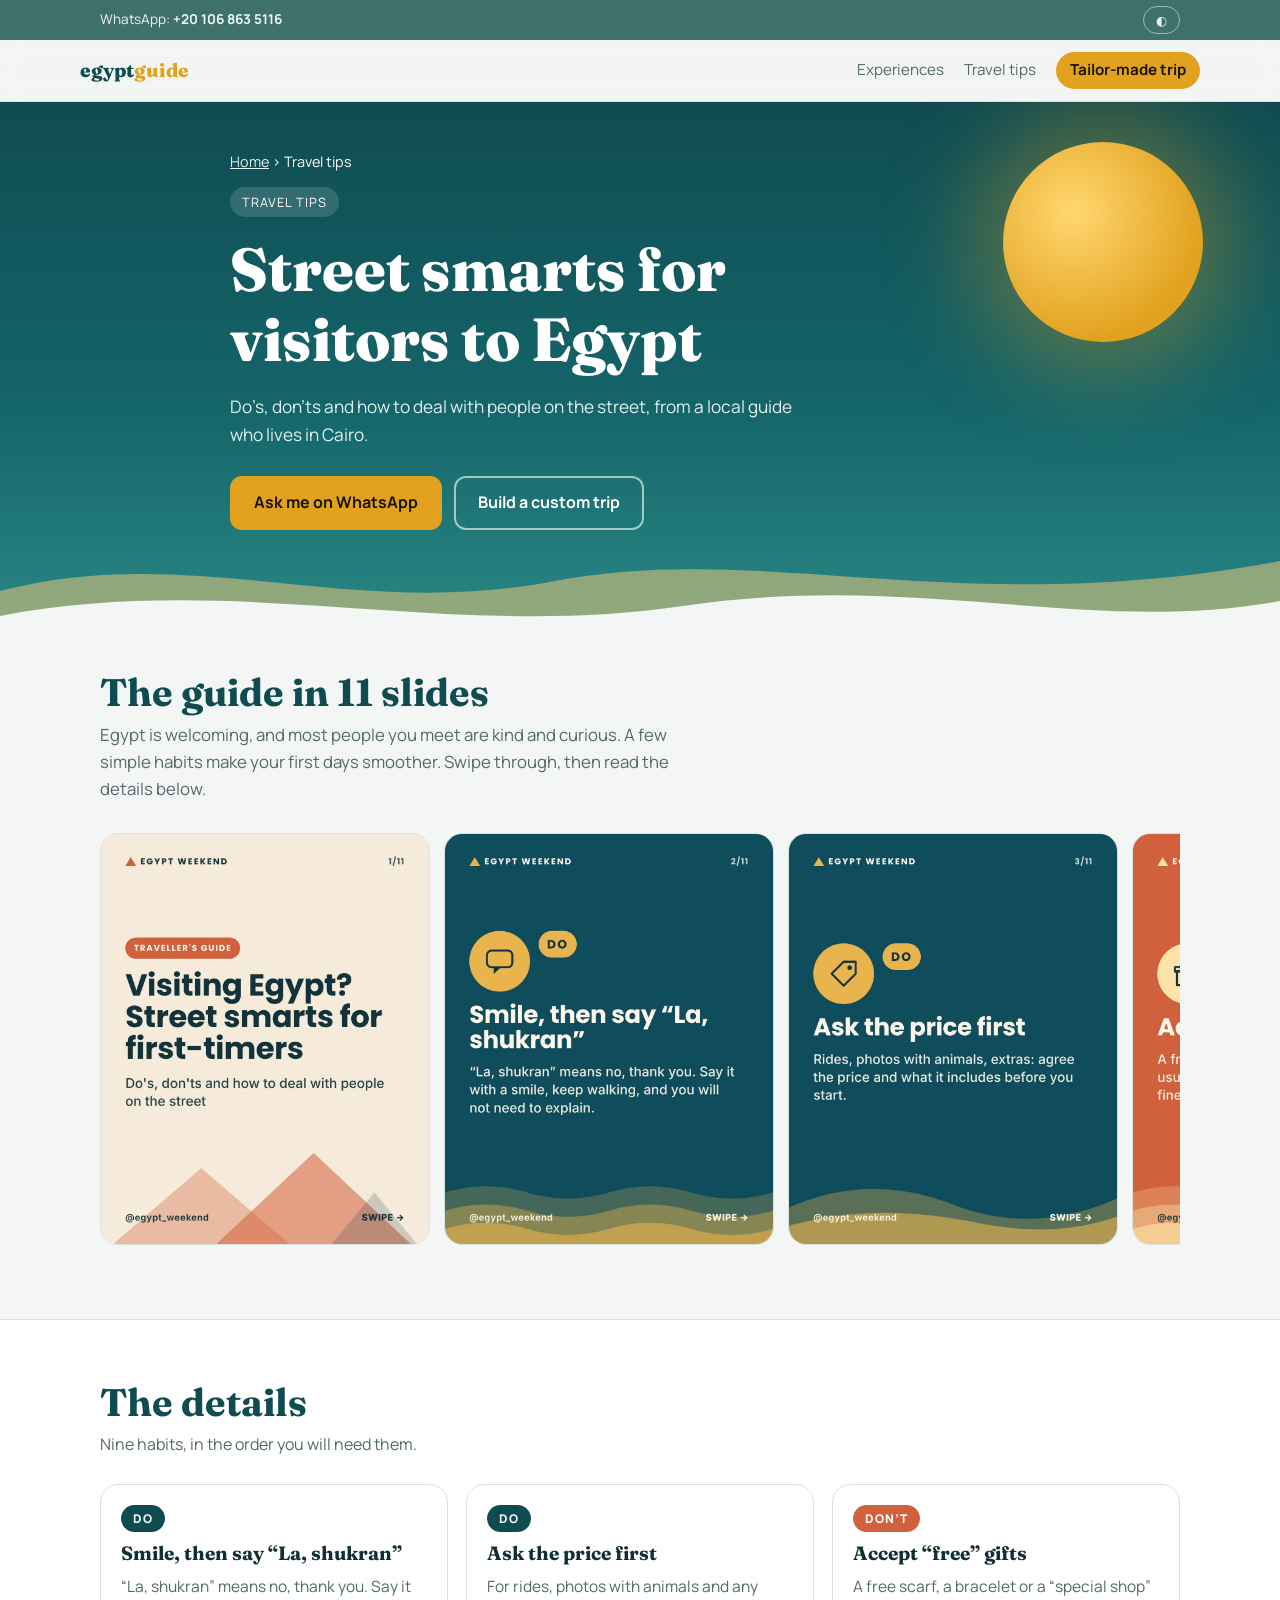
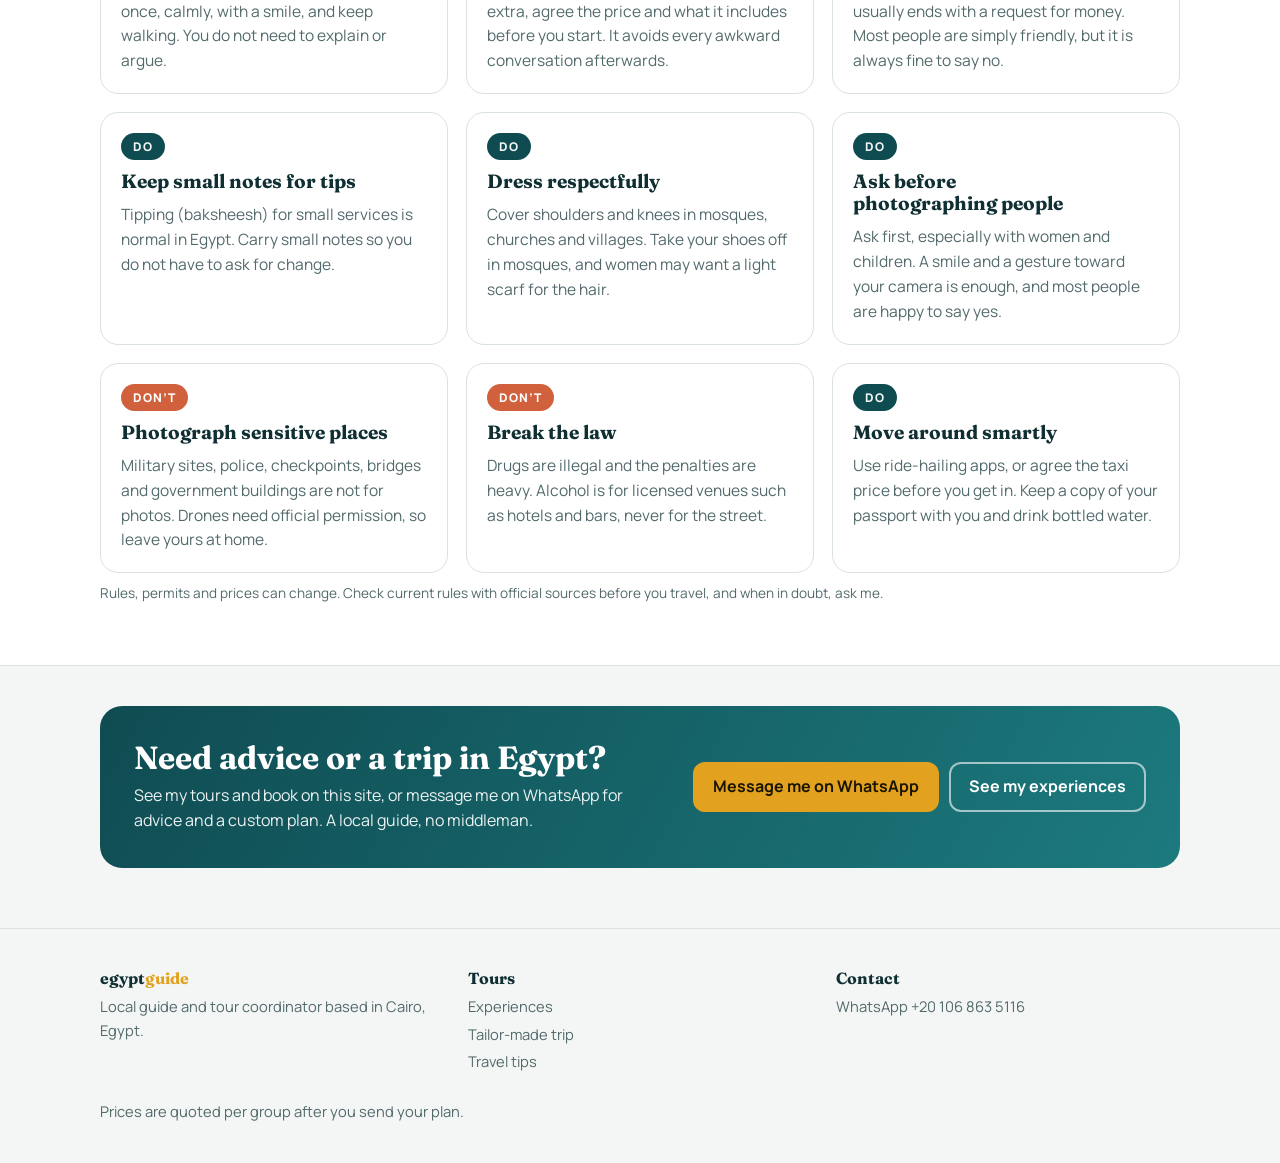
<file: travel-tips/street-smarts.html>
<!DOCTYPE html>
<html lang="en" dir="ltr">
<head>
  <script async src="https://www.googletagmanager.com/gtag/js?id=G-Y84V7LVCFG"></script><script>window.dataLayer=window.dataLayer||[];function gtag(){dataLayer.push(arguments);}gtag('js',new Date());gtag('config','G-Y84V7LVCFG');</script></script>
<meta charset="utf-8">
<meta name="viewport" content="width=device-width, initial-scale=1">
<link rel="icon" href="/favicon.svg" type="image/svg+xml">
<link rel="icon" href="/favicon.ico" sizes="48x48">
<link rel="apple-touch-icon" href="/apple-touch-icon.png">
<title>Street smarts for visitors to Egypt | egyptguide</title>
<meta name="description" content="Do's and don'ts for first-time visitors to Egypt: how to deal with people on the street, what to wear, what you may photograph, and how to stay safe. From a local guide in Cairo.">
<link rel="canonical" href="https://egyptguides.github.io/travel-tips/street-smarts.html">
<meta property="og:type" content="article">
<meta property="og:title" content="Street smarts for visitors to Egypt">
<meta property="og:description" content="Do's and don'ts for first-time visitors: street etiquette, dress, photos and safety, from a local guide in Cairo.">
<meta property="og:url" content="https://egyptguides.github.io/travel-tips/street-smarts.html">
<meta property="og:image" content="https://egyptguides.github.io/images/street-smarts/og-cover.jpg">
<meta name="twitter:card" content="summary_large_image">
<link rel="preconnect" href="https://fonts.googleapis.com">
<link rel="preconnect" href="https://fonts.gstatic.com" crossorigin>
<link href="https://fonts.googleapis.com/css2?family=Cairo:wght@400;600;800&family=Fraunces:opsz,wght@9..144,600;9..144,800&family=Manrope:wght@400;500;700&display=swap" rel="stylesheet">
<style>
/* Layout idea: utility bar, header, hero with two CTAs, must-see strip, day-tour cards, package cards, tailor-made banner, trust grid, FAQ, request form with traveler counters, footer. */
:root{
  --bg:#f3f6f4; --surface:#ffffff; --ink:#0f2f33; --muted:#52696b;
  --nile:#0f4c52; --sun:#e2a21f; --lapis:#1f4f8f; --line:#d9e2de;
  --font-display:'Fraunces','Cairo',Georgia,serif; --font-body:'Manrope','Cairo',system-ui,sans-serif;
}
@media (prefers-color-scheme:dark){:root:not([data-theme="light"]){
  --bg:#0b1c1f; --surface:#112a2e; --ink:#e8f1ee; --muted:#9db5b2; --nile:#7fd0c9; --sun:#f0b73a; --lapis:#8fb4ee; --line:#23403f; color-scheme:dark;}}
:root[data-theme="dark"]{
  --bg:#0b1c1f; --surface:#112a2e; --ink:#e8f1ee; --muted:#9db5b2; --nile:#7fd0c9; --sun:#f0b73a; --lapis:#8fb4ee; --line:#23403f; color-scheme:dark;}
*{box-sizing:border-box}
html{scroll-behavior:smooth}
body{margin:0;background:var(--bg);color:var(--ink);font-family:var(--font-body);line-height:1.6;-webkit-font-smoothing:antialiased}
[dir="rtl"] body,[dir="rtl"] button,[dir="rtl"] input,[dir="rtl"] select,[dir="rtl"] textarea{font-family:'Cairo',var(--font-body)}
a{color:inherit}
:focus-visible{outline:3px solid var(--sun);outline-offset:2px;border-radius:6px}
.wrap{max-width:1120px;margin:0 auto;padding:0 20px}
h1,h2,h3{font-family:var(--font-display);line-height:1.15;text-wrap:balance;margin:0}
[dir="rtl"] h1,[dir="rtl"] h2,[dir="rtl"] h3{font-family:'Cairo',serif;font-weight:800}
p{margin:0}

/* utility bar */
.util{background:#40706a;color:#eef6f4;font-size:.85rem}
:root[data-theme="dark"] .util{background:#1b3836;color:#d3e6e2}
@media (prefers-color-scheme:dark){:root:not([data-theme="light"]) .util{background:#1b3836;color:#d3e6e2}}
.util .wrap{display:flex;justify-content:space-between;align-items:center;gap:12px;padding-block:6px;flex-wrap:wrap}
.util a{text-decoration:none;font-weight:700}
.util .tools{display:flex;gap:8px;align-items:center}
.chip-btn{border:1px solid rgba(255,255,255,.5);background:transparent;color:inherit;padding:3px 12px;border-radius:999px;font:inherit;font-size:.8rem;cursor:pointer}
.chip-btn:hover{background:rgba(255,255,255,.15)}

/* nav */
header.top{position:sticky;top:0;z-index:5;background:color-mix(in srgb,var(--bg) 90%,transparent);backdrop-filter:blur(10px);border-bottom:1px solid var(--line)}
.nav{display:flex;align-items:center;justify-content:space-between;gap:16px;padding:12px 0}
.brand{font-family:var(--font-display);font-weight:800;font-size:1.2rem;text-decoration:none;color:var(--nile)}
.brand span{color:var(--sun)}
.nav-links{display:flex;gap:20px;align-items:center;font-size:.95rem}
.nav-links a{text-decoration:none;color:var(--muted)}
.nav-links a:hover{color:var(--ink)}
.nav-links a.tailor{background:var(--sun);color:#1b1500;padding:6px 14px;border-radius:999px;font-weight:700}
@media(max-width:760px){.nav-links a.hide-s{display:none}}

/* hero */
.hero{position:relative;overflow:hidden;background:linear-gradient(180deg,#0f4c52 0%,#14656a 55%,#2c8a86 100%);color:#fff}
.hero .wrap{position:relative;z-index:2;padding-top:64px;padding-bottom:150px;max-width:860px;text-align:start}
.eyebrow{display:inline-block;font-size:.8rem;letter-spacing:.08em;text-transform:uppercase;background:rgba(255,255,255,.14);padding:5px 12px;border-radius:999px;margin-bottom:18px}
[dir="rtl"] .eyebrow{letter-spacing:0}
.hero h1{font-size:clamp(2.2rem,5.5vw,3.8rem);font-weight:800}
.hero p.lead{margin-top:18px;max-width:52ch;font-size:1.08rem;color:#e3f1ef}
.cta{display:flex;flex-wrap:wrap;gap:12px;margin-top:28px}
.btn{display:inline-block;padding:12px 22px;border-radius:12px;font:inherit;font-weight:700;text-decoration:none;border:2px solid transparent;cursor:pointer}
.btn.primary{background:var(--sun);color:#1b1500}
.btn.primary:hover{filter:brightness(1.06)}
.btn.ghost{border-color:rgba(255,255,255,.6);color:#fff;background:transparent}
.btn.ghost:hover{background:rgba(255,255,255,.12)}
.sun{position:absolute;inset-inline-end:6%;top:40px;width:200px;height:200px;border-radius:50%;background:radial-gradient(circle at 35% 35%,#ffd770,#e2a21f 70%);box-shadow:0 0 90px 30px rgba(226,162,31,.35);z-index:1}
.dunes{position:absolute;bottom:-1px;left:0;width:100%;height:150px;z-index:2}
@media(max-width:820px){.sun{width:120px;height:120px;top:20px}.hero .wrap{padding-bottom:130px}}

section{padding:60px 0}
.sec-head{display:flex;flex-direction:column;gap:8px;margin-bottom:26px;max-width:62ch}
.sec-head h2{font-size:clamp(1.7rem,3.5vw,2.4rem);color:var(--nile)}
.sec-head p{color:var(--muted)}

/* must-see strip */
.strip{display:grid;grid-template-columns:repeat(auto-fit,minmax(150px,1fr));gap:12px}
.see{border-radius:16px;overflow:hidden;position:relative;height:120px;color:#fff;display:flex;align-items:flex-end;padding:12px;font-weight:700}
.see svg{position:absolute;inset:0;width:100%;height:100%}
.see span{position:relative;text-shadow:0 1px 6px rgba(0,0,0,.45)}

/* cards */
.grid{display:grid;grid-template-columns:repeat(auto-fill,minmax(300px,1fr));gap:18px}
.card{background:var(--surface);border:1px solid var(--line);border-radius:18px;overflow:hidden;display:flex;flex-direction:column}
.card .art{height:130px;position:relative}
.card .art svg{position:absolute;inset:0;width:100%;height:100%}
.card .body{padding:18px;display:flex;flex-direction:column;gap:10px;flex:1}
.card h3{font-size:1.2rem}
.card p{color:var(--muted);font-size:.95rem}
.meta{display:flex;flex-wrap:wrap;gap:8px}
.pill{font-size:.78rem;padding:3px 10px;border-radius:999px;background:color-mix(in srgb,var(--nile) 12%,transparent);color:var(--nile);font-weight:700}
.pill.alt{background:color-mix(in srgb,var(--sun) 24%,transparent);color:var(--ink)}
details.it{border-top:1px solid var(--line);padding-top:8px;font-size:.92rem}
details.it summary{cursor:pointer;font-weight:700;color:var(--lapis)}
details.it ul{margin:8px 0 0;padding-inline-start:18px;color:var(--muted)}
.card .foot{margin-top:auto;display:flex;gap:10px;flex-wrap:wrap;align-items:center}
.price{font-weight:800;color:var(--nile);font-size:1.15rem;display:flex;flex-direction:column;line-height:1.2}
.price small{font-weight:500;color:var(--muted);font-size:.75rem}
.card .art img{position:absolute;inset:0;width:100%;height:100%;object-fit:cover}
button.pick{border:1px solid var(--nile);background:transparent;color:var(--nile);padding:8px 14px;border-radius:10px;font:inherit;font-weight:700;cursor:pointer}
button.pick[aria-pressed="true"]{background:var(--nile);color:var(--bg)}

/* tailor banner */
.tailor-band{background:linear-gradient(120deg,var(--nile),#1c7a7e);color:#fff;border-radius:22px;padding:34px;display:flex;gap:20px;align-items:center;justify-content:space-between;flex-wrap:wrap}
:root[data-theme="dark"] .tailor-band{color:#06201f;background:linear-gradient(120deg,#7fd0c9,#4fb1aa)}
@media (prefers-color-scheme:dark){:root:not([data-theme="light"]) .tailor-band{color:#06201f;background:linear-gradient(120deg,#7fd0c9,#4fb1aa)}}
.tailor-band h2{font-size:clamp(1.5rem,3vw,2rem)}
.tailor-band p{max-width:50ch;margin-top:6px;opacity:.92}

/* trust grid */
.why{background:var(--surface);border-block:1px solid var(--line)}
.why-grid{display:grid;grid-template-columns:repeat(auto-fit,minmax(220px,1fr));gap:22px}
.why-item h3{font-size:1.1rem;margin-bottom:6px;color:var(--lapis)}
.why-item p{color:var(--muted);font-size:.95rem}
.num{font-family:var(--font-display);font-size:2rem;color:var(--sun);font-weight:800}

/* faq */
.faq{max-width:760px}
.faq details{background:var(--surface);border:1px solid var(--line);border-radius:14px;padding:14px 18px;margin-bottom:10px}
.faq summary{cursor:pointer;font-weight:700}
.faq details p{color:var(--muted);margin-top:8px}

/* request form */
.planner{display:grid;grid-template-columns:1.1fr .9fr;gap:24px;align-items:start}
@media(max-width:860px){.planner{grid-template-columns:1fr}}
form.panel,.preview{background:var(--surface);border:1px solid var(--line);border-radius:18px;padding:22px}
label,.lbl{display:block;font-weight:700;font-size:.9rem;margin-bottom:6px}
input,select,textarea{width:100%;padding:11px 12px;border:1px solid var(--line);border-radius:10px;background:var(--bg);color:var(--ink);font:inherit}
.row{display:grid;grid-template-columns:1fr 1fr;gap:14px;margin-bottom:14px}
@media(max-width:480px){.row{grid-template-columns:1fr}}
.field{margin-bottom:14px}
.row .field{margin-bottom:0}
.counters{display:grid;grid-template-columns:repeat(3,1fr);gap:10px;margin-bottom:14px}
.ctr{border:1px solid var(--line);border-radius:12px;padding:10px;background:var(--bg);text-align:center}
.ctr small{display:block;color:var(--muted);font-size:.78rem}
.ctr .ctl{display:flex;align-items:center;justify-content:center;gap:10px;margin-top:6px}
.ctr button{width:30px;height:30px;border-radius:50%;border:1px solid var(--nile);background:transparent;color:var(--nile);font-size:1.1rem;cursor:pointer;line-height:1}
.ctr output{min-width:22px;font-weight:800;font-size:1.1rem}
.preview pre{white-space:pre-wrap;word-break:break-word;font:inherit;background:var(--bg);border:1px dashed var(--line);border-radius:12px;padding:14px;min-height:190px;margin:0 0 14px}
.actions{display:flex;flex-wrap:wrap;gap:10px}
.actions .btn{padding:10px 18px}
.btn.solid{background:var(--nile);color:var(--bg)}
.btn.outline{border-color:var(--nile);color:var(--nile);background:transparent}
.note{font-size:.85rem;color:var(--muted);margin-top:10px}

footer{padding:40px 0;border-top:1px solid var(--line);color:var(--muted);font-size:.92rem}
footer .cols{display:grid;grid-template-columns:repeat(auto-fit,minmax(200px,1fr));gap:24px;margin-bottom:22px}
footer h3{font-size:1rem;color:var(--ink);margin-bottom:8px}
footer a{text-decoration:none;display:block;margin-bottom:4px}
footer a:hover{color:var(--ink)}
@media (prefers-reduced-motion:no-preference){.card{transition:transform .2s,box-shadow .2s}.card:hover{transform:translateY(-3px);box-shadow:0 10px 26px rgba(15,47,51,.12)}}
/* travel tips page */
.hero.small .wrap{padding-top:48px;padding-bottom:120px}
.crumb{font-size:.9rem;margin-bottom:14px}
.crumb a{color:#e3f1ef}
.gal{display:flex;gap:14px;overflow-x:auto;scroll-snap-type:x mandatory;padding:4px 2px 14px;-webkit-overflow-scrolling:touch}
.gal img{flex:0 0 auto;width:min(78vw,330px);min-width:0;height:auto;scroll-snap-align:start;border-radius:18px;border:1px solid var(--line);background:var(--surface)}
.tips{display:grid;grid-template-columns:repeat(auto-fill,minmax(300px,1fr));gap:18px}
.tip{background:var(--surface);border:1px solid var(--line);border-radius:18px;padding:20px;display:flex;flex-direction:column;gap:10px}
.tip h3{font-size:1.2rem}
.tip p{color:var(--muted);font-size:.97rem}
.tag{align-self:flex-start;font-size:.75rem;font-weight:800;letter-spacing:.08em;padding:4px 12px;border-radius:999px}
.tag.do{background:var(--nile);color:var(--bg)}
.tag.dont{background:#d1603d;color:#fff}
.intro{max-width:62ch;color:var(--muted);font-size:1.05rem}
</style>
</head>
<body>

<div class="util">
  <div class="wrap">
    <span>WhatsApp: <a href="https://wa.me/201068635116" target="_blank" rel="noopener" dir="ltr">+20 106 863 5116</a></span>
    <div class="tools">
      <button class="chip-btn" id="themeBtn" type="button" aria-label="Toggle theme">&#9680;</button>
    </div>
  </div>
</div>

<header class="top">
  <div class="wrap nav">
    <a class="brand" href="/">egypt<span>guide</span></a>
    <nav class="nav-links" aria-label="Main">
      <a href="/#experiences" class="hide-s">Experiences</a>
      <a href="/travel-tips/street-smarts.html" class="hide-s" aria-current="page">Travel tips</a>
      <a href="/#request" class="tailor">Tailor-made trip</a>
    </nav>
  </div>
</header>

<main id="top">
<div class="hero small">
  <div class="sun" aria-hidden="true"></div>
  <div class="wrap">
    <p class="crumb"><a href="/">Home</a> &rsaquo; Travel tips</p>
    <span class="eyebrow">Travel tips</span>
    <h1>Street smarts for visitors to Egypt</h1>
    <p class="lead">Do&rsquo;s, don&rsquo;ts and how to deal with people on the street, from a local guide who lives in Cairo.</p>
    <div class="cta">
      <a class="btn primary" href="https://wa.me/201068635116?text=Hello%2C%20I%20read%20your%20street-smarts%20guide%20for%20Egypt%20and%20would%20like%20advice%20about%20my%20trip." target="_blank" rel="noopener">Ask me on WhatsApp</a>
      <a class="btn ghost" href="/#request">Build a custom trip</a>
    </div>
  </div>
  <svg class="dunes" viewBox="0 0 1200 150" preserveAspectRatio="none" aria-hidden="true">
    <path d="M0 90 C180 40 330 120 520 80 C720 40 900 120 1200 60 L1200 150 L0 150Z" fill="#e8c77a" opacity=".55"/>
    <path d="M0 115 C220 70 420 140 640 105 C860 70 1020 135 1200 100 L1200 150 L0 150Z" style="fill:var(--bg)"/>
  </svg>
</div>

<section style="padding-top:20px">
  <div class="wrap">
    <div class="sec-head"><h2>The guide in 11 slides</h2><p class="intro">Egypt is welcoming, and most people you meet are kind and curious. A few simple habits make your first days smoother. Swipe through, then read the details below.</p></div>
    <div class="gal" tabindex="0" aria-label="Street smarts slides, scroll sideways">
      <img src="/images/street-smarts/01-cover.webp" alt="Cover: Visiting Egypt? Street smarts for first-timers" width="1080" height="1350" loading="eager">
      <img src="/images/street-smarts/02-say-la-shukran.webp" alt="Do: smile, then say La, shukran" width="1080" height="1350" loading="eager">
      <img src="/images/street-smarts/03-ask-the-price.webp" alt="Do: ask the price first" width="1080" height="1350" loading="lazy">
      <img src="/images/street-smarts/04-free-gifts.webp" alt="Don&#x27;t: accept free gifts" width="1080" height="1350" loading="lazy">
      <img src="/images/street-smarts/05-small-notes-tips.webp" alt="Do: keep small notes for tips" width="1080" height="1350" loading="lazy">
      <img src="/images/street-smarts/06-dress-respectfully.webp" alt="Do: dress respectfully" width="1080" height="1350" loading="lazy">
      <img src="/images/street-smarts/07-ask-before-photos.webp" alt="Do: ask before photographing people" width="1080" height="1350" loading="lazy">
      <img src="/images/street-smarts/08-sensitive-places.webp" alt="Don&#x27;t: photograph sensitive places" width="1080" height="1350" loading="lazy">
      <img src="/images/street-smarts/09-the-law.webp" alt="Don&#x27;t: break the law" width="1080" height="1350" loading="lazy">
      <img src="/images/street-smarts/10-move-around.webp" alt="Do: move around smartly" width="1080" height="1350" loading="lazy">
      <img src="/images/street-smarts/11-contact.webp" alt="Need advice or a trip in Egypt? egyptguides.github.io" width="1080" height="1350" loading="lazy">
    </div>
  </div>
</section>

<section class="why">
  <div class="wrap">
    <div class="sec-head"><h2>The details</h2><p>Nine habits, in the order you will need them.</p></div>
    <div class="tips">
      <article class="tip"><span class="tag do">DO</span><h3>Smile, then say “La, shukran”</h3><p>“La, shukran” means no, thank you. Say it once, calmly, with a smile, and keep walking. You do not need to explain or argue.</p></article>
      <article class="tip"><span class="tag do">DO</span><h3>Ask the price first</h3><p>For rides, photos with animals and any extra, agree the price and what it includes before you start. It avoids every awkward conversation afterwards.</p></article>
      <article class="tip"><span class="tag dont">DON’T</span><h3>Accept “free” gifts</h3><p>A free scarf, a bracelet or a “special shop” usually ends with a request for money. Most people are simply friendly, but it is always fine to say no.</p></article>
      <article class="tip"><span class="tag do">DO</span><h3>Keep small notes for tips</h3><p>Tipping (baksheesh) for small services is normal in Egypt. Carry small notes so you do not have to ask for change.</p></article>
      <article class="tip"><span class="tag do">DO</span><h3>Dress respectfully</h3><p>Cover shoulders and knees in mosques, churches and villages. Take your shoes off in mosques, and women may want a light scarf for the hair.</p></article>
      <article class="tip"><span class="tag do">DO</span><h3>Ask before photographing people</h3><p>Ask first, especially with women and children. A smile and a gesture toward your camera is enough, and most people are happy to say yes.</p></article>
      <article class="tip"><span class="tag dont">DON’T</span><h3>Photograph sensitive places</h3><p>Military sites, police, checkpoints, bridges and government buildings are not for photos. Drones need official permission, so leave yours at home.</p></article>
      <article class="tip"><span class="tag dont">DON’T</span><h3>Break the law</h3><p>Drugs are illegal and the penalties are heavy. Alcohol is for licensed venues such as hotels and bars, never for the street.</p></article>
      <article class="tip"><span class="tag do">DO</span><h3>Move around smartly</h3><p>Use ride-hailing apps, or agree the taxi price before you get in. Keep a copy of your passport with you and drink bottled water.</p></article>
    </div>
    <p class="note">Rules, permits and prices can change. Check current rules with official sources before you travel, and when in doubt, ask me.</p>
  </div>
</section>

<section style="padding-top:40px">
  <div class="wrap">
    <div class="tailor-band">
      <div>
        <h2>Need advice or a trip in Egypt?</h2>
        <p>See my tours and book on this site, or message me on WhatsApp for advice and a custom plan. A local guide, no middleman.</p>
      </div>
      <div class="actions">
        <a class="btn primary" href="https://wa.me/201068635116?text=Hello%2C%20I%20read%20your%20street-smarts%20guide%20for%20Egypt%20and%20would%20like%20advice%20about%20my%20trip." target="_blank" rel="noopener">Message me on WhatsApp</a>
        <a class="btn ghost" href="/#experiences">See my experiences</a>
      </div>
    </div>
  </div>
</section>
</main>

<footer>
  <div class="wrap">
    <div class="cols">
      <div><h3>egypt<span style="color:var(--sun)">guide</span></h3><p>Local guide and tour coordinator based in Cairo, Egypt.</p></div>
      <div><h3>Tours</h3><a href="/#experiences">Experiences</a><a href="/#request">Tailor-made trip</a><a href="/travel-tips/street-smarts.html">Travel tips</a></div>
      <div><h3>Contact</h3><a href="https://wa.me/201068635116" target="_blank" rel="noopener" dir="ltr">WhatsApp +20 106 863 5116</a></div>
    </div>
    <span>Prices are quoted per group after you send your plan.</span>
  </div>
</footer>

<script>
document.getElementById("themeBtn").addEventListener("click", function(){
  var r = document.documentElement, cur = r.getAttribute("data-theme");
  var dark = cur ? cur==="dark" : matchMedia("(prefers-color-scheme: dark)").matches;
  r.setAttribute("data-theme", dark?"light":"dark");
});
</script>
</body>
</html>
</file>
